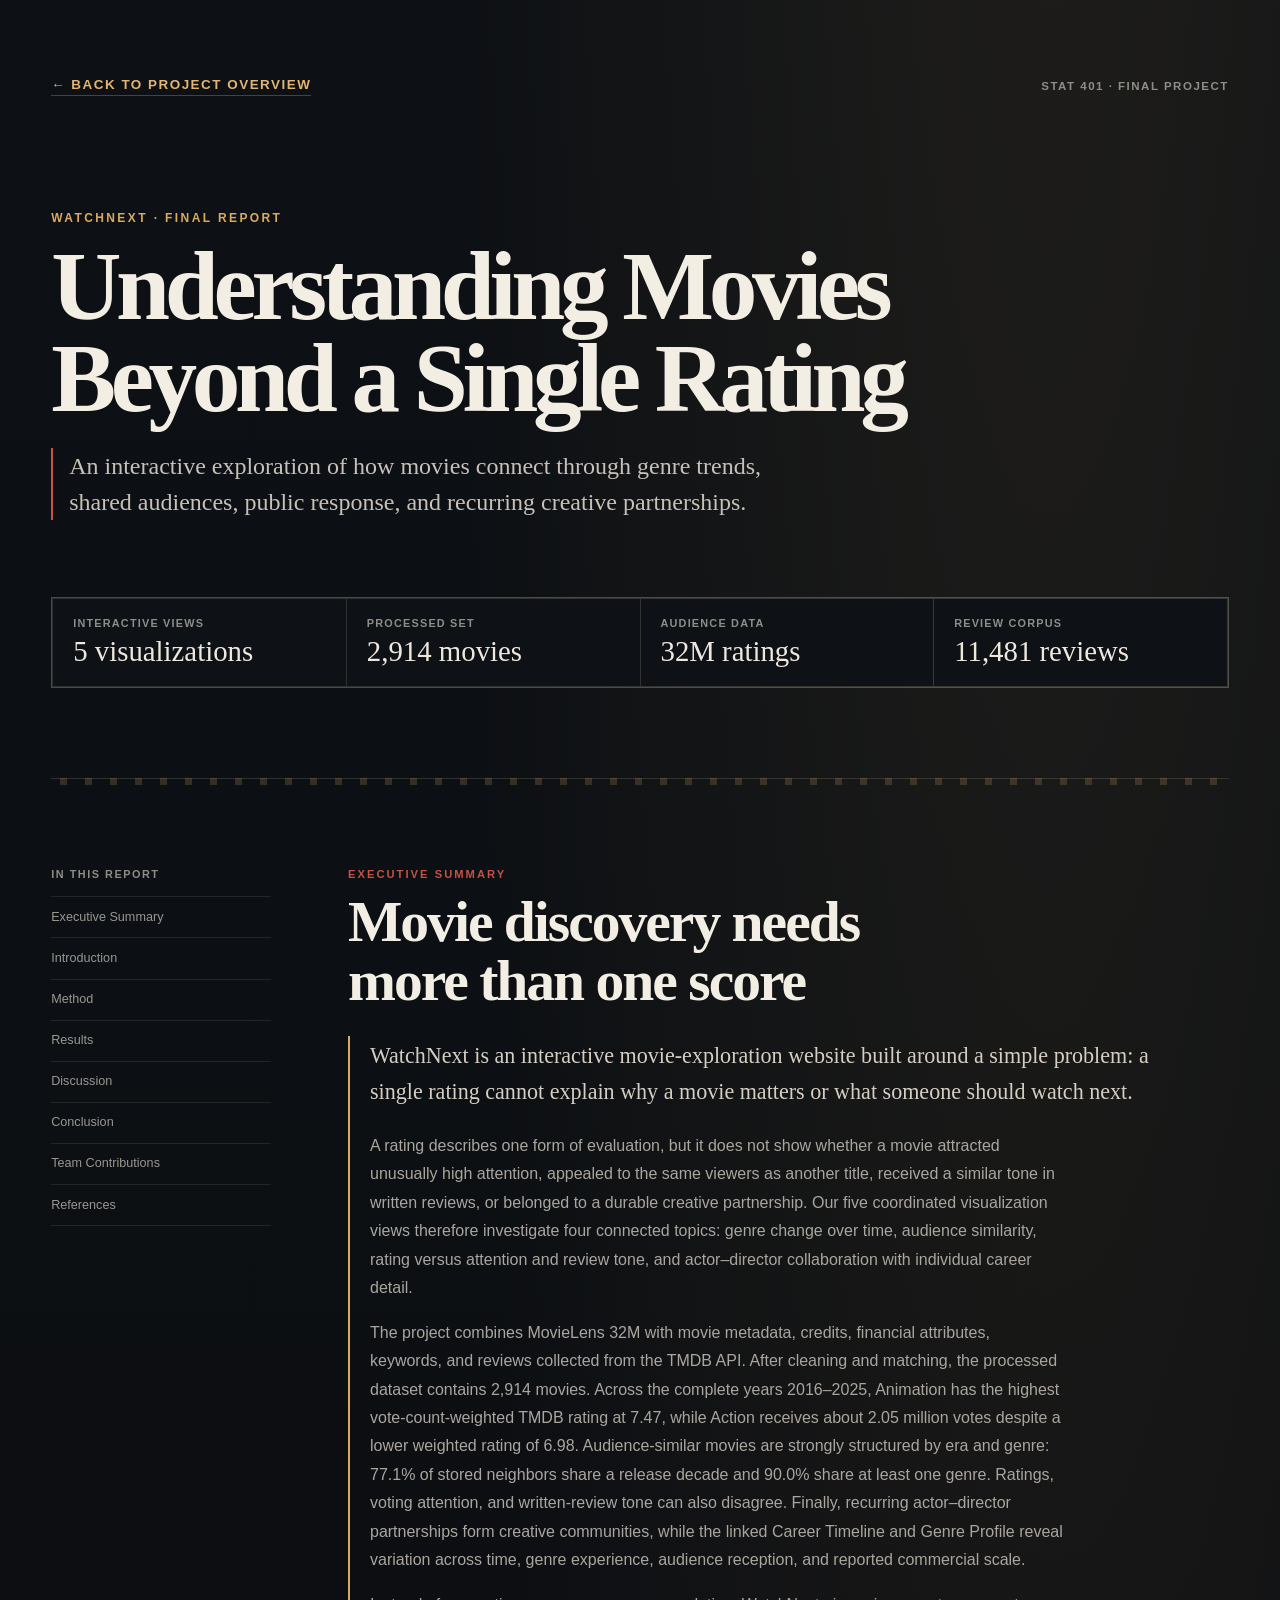
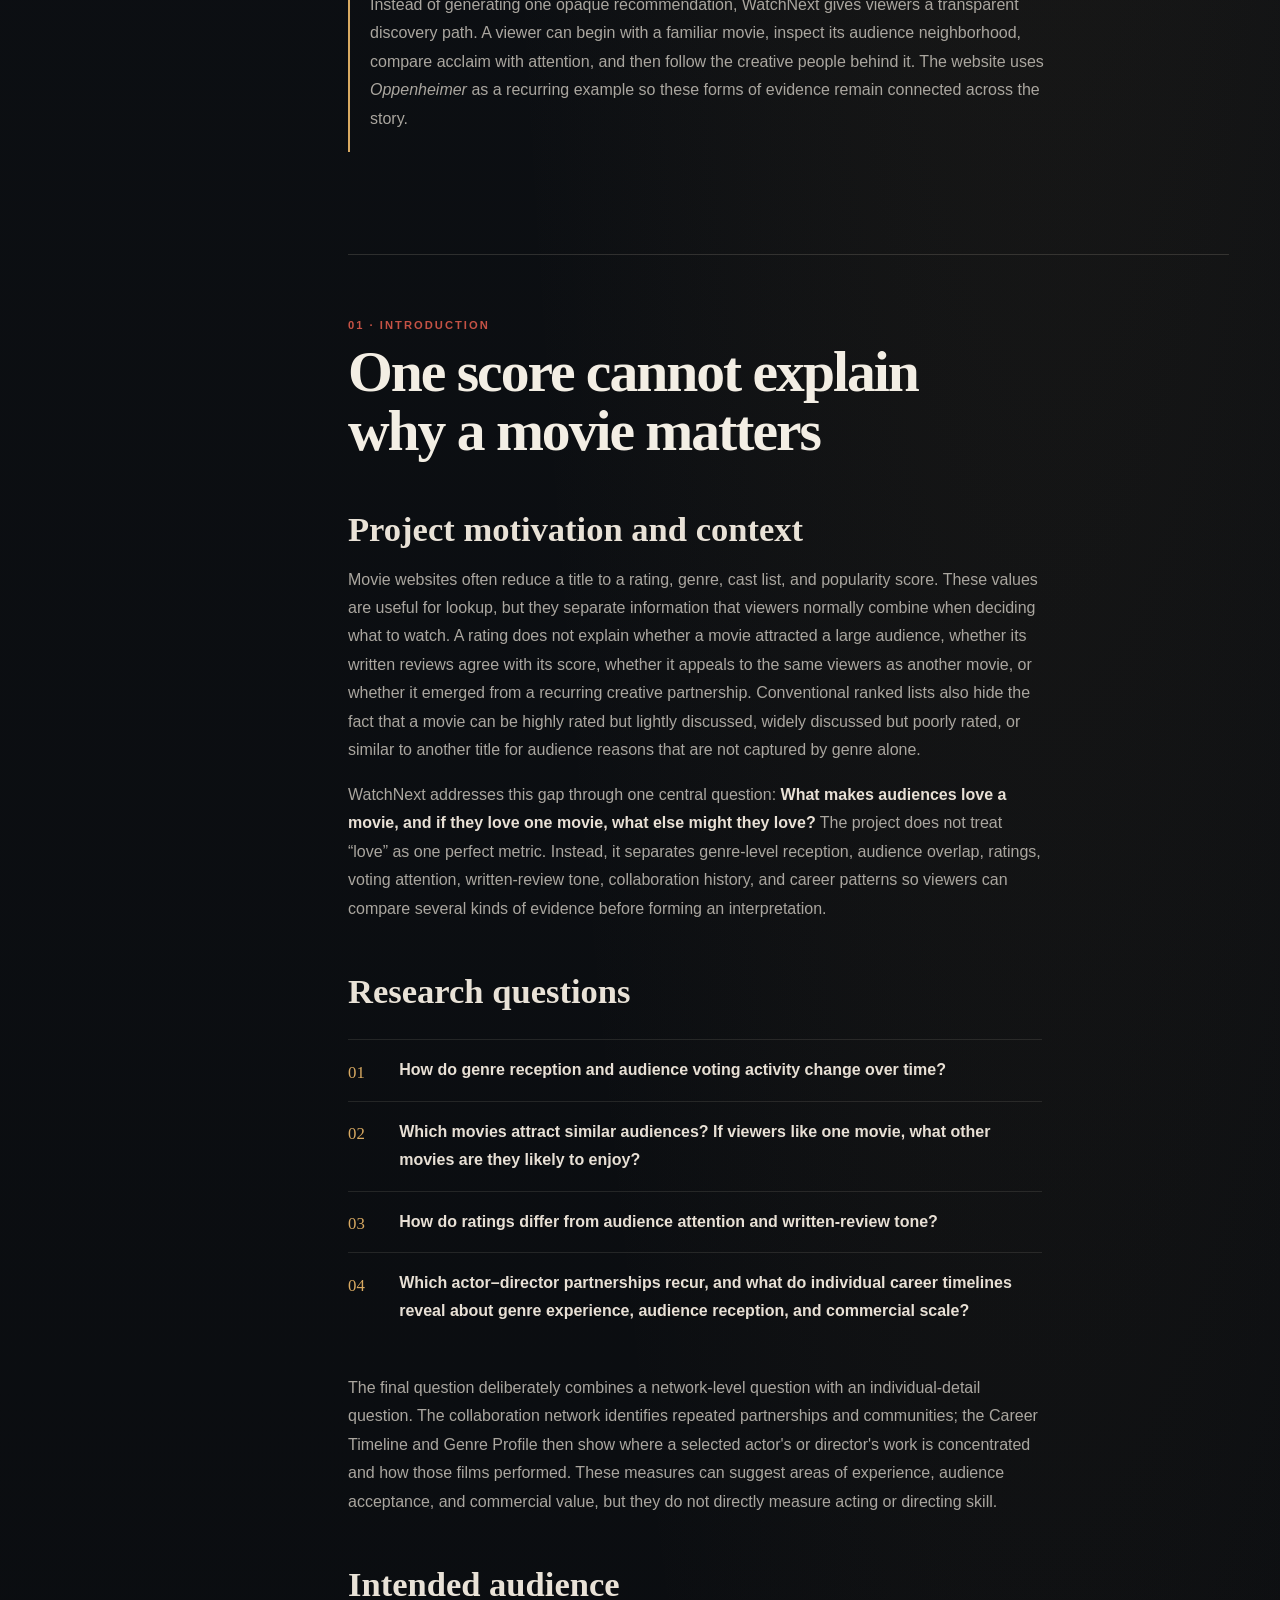
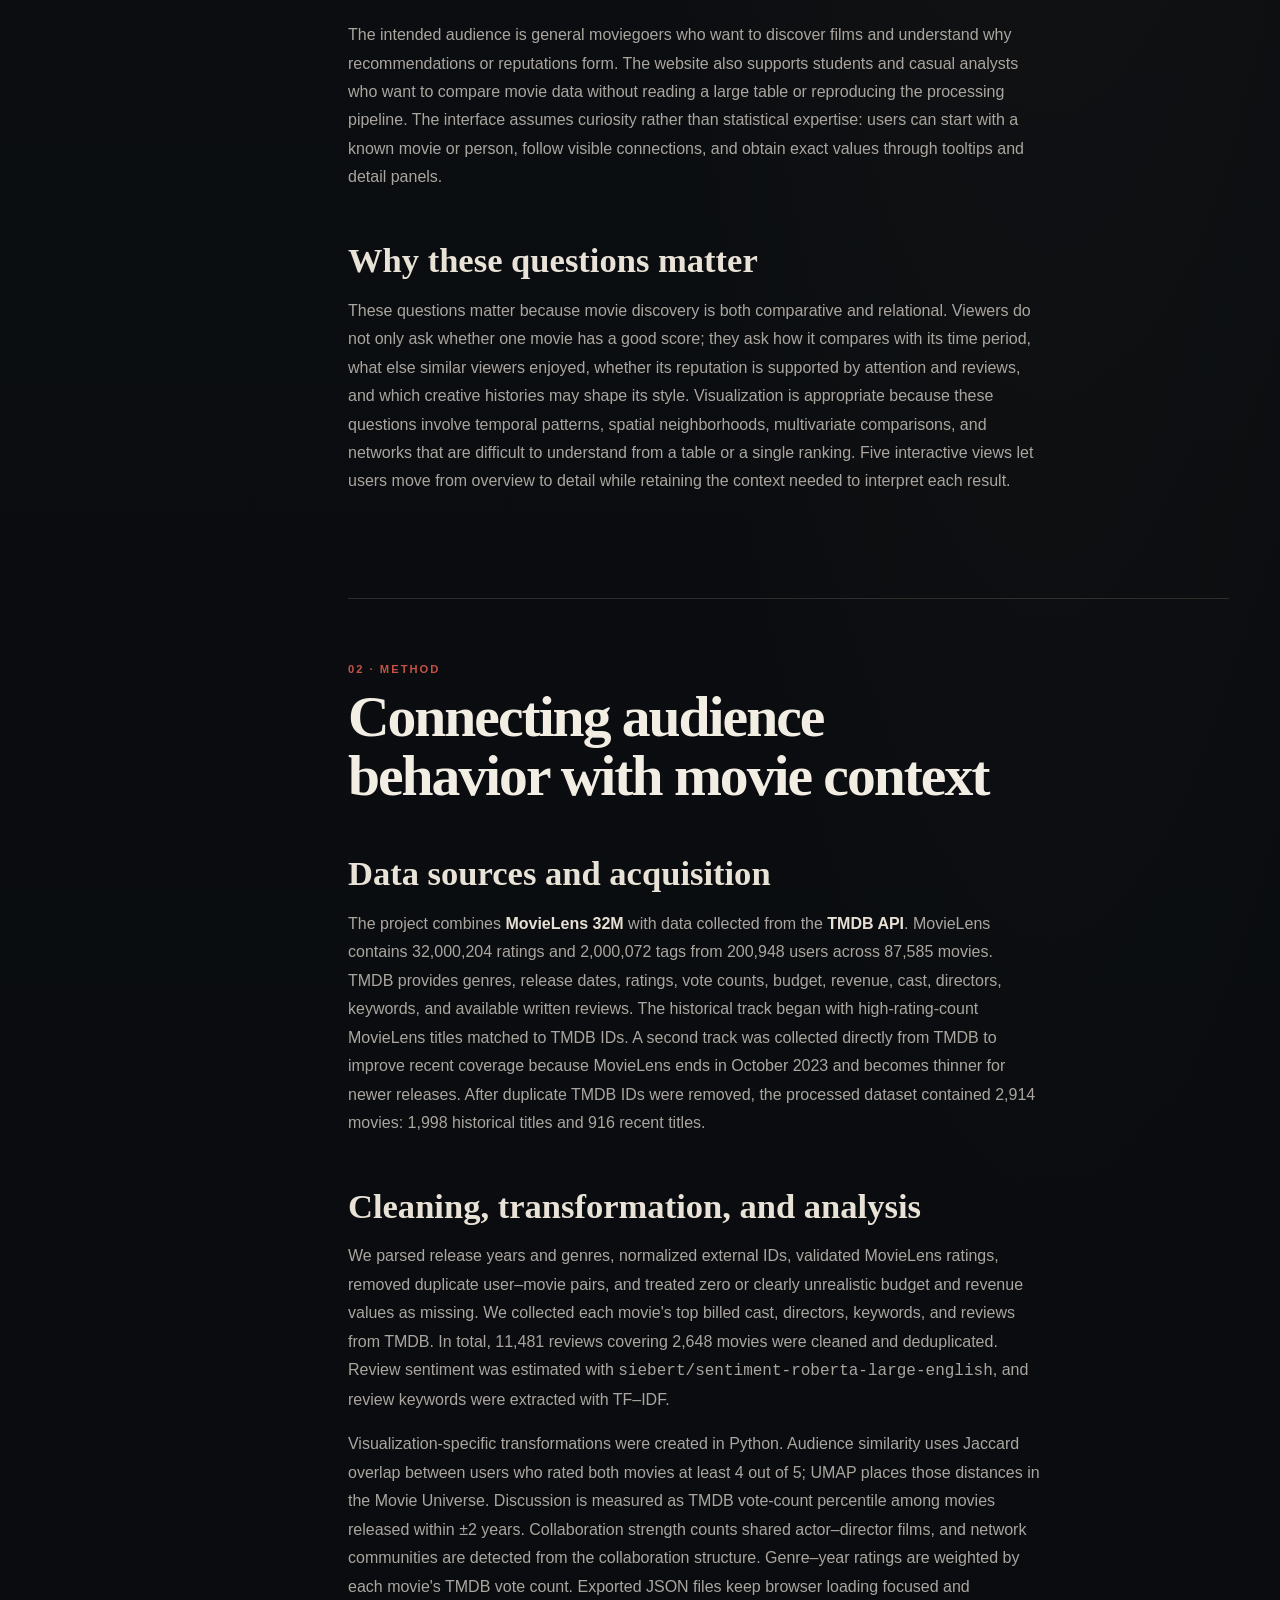
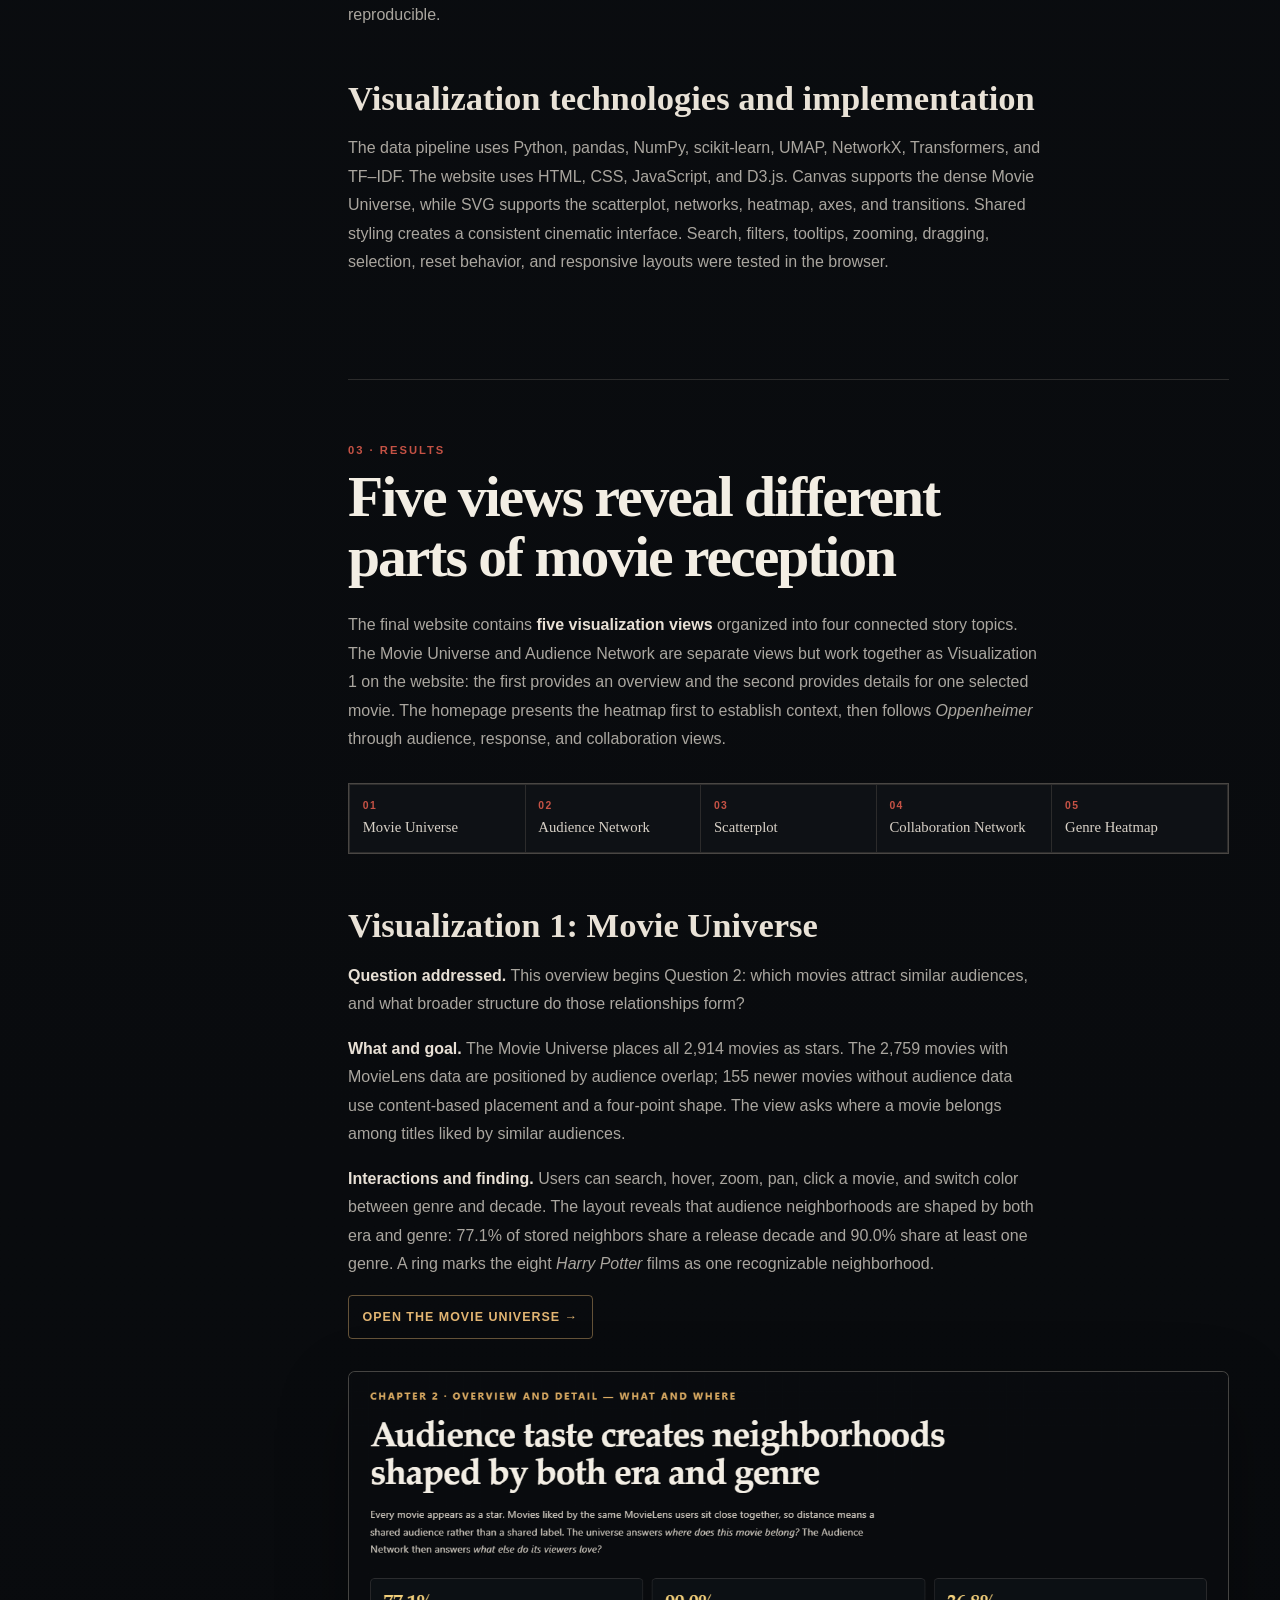
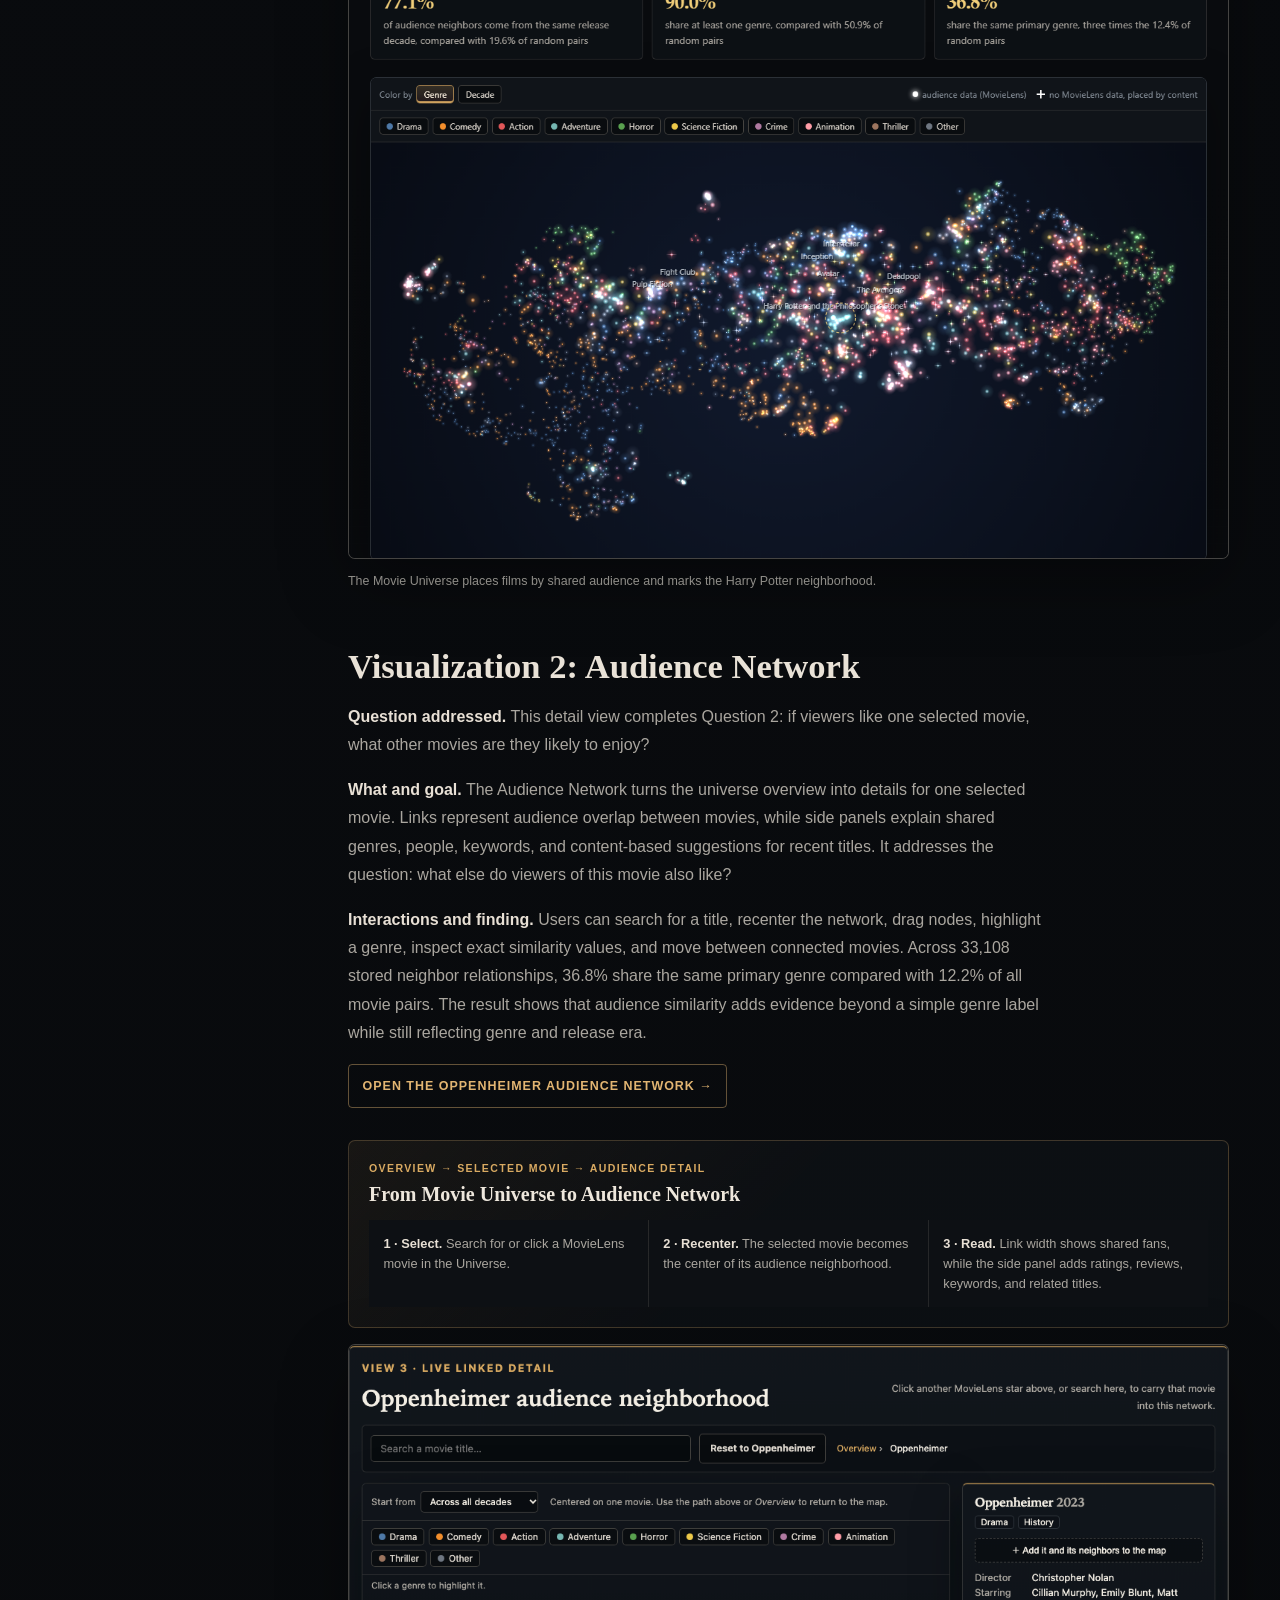
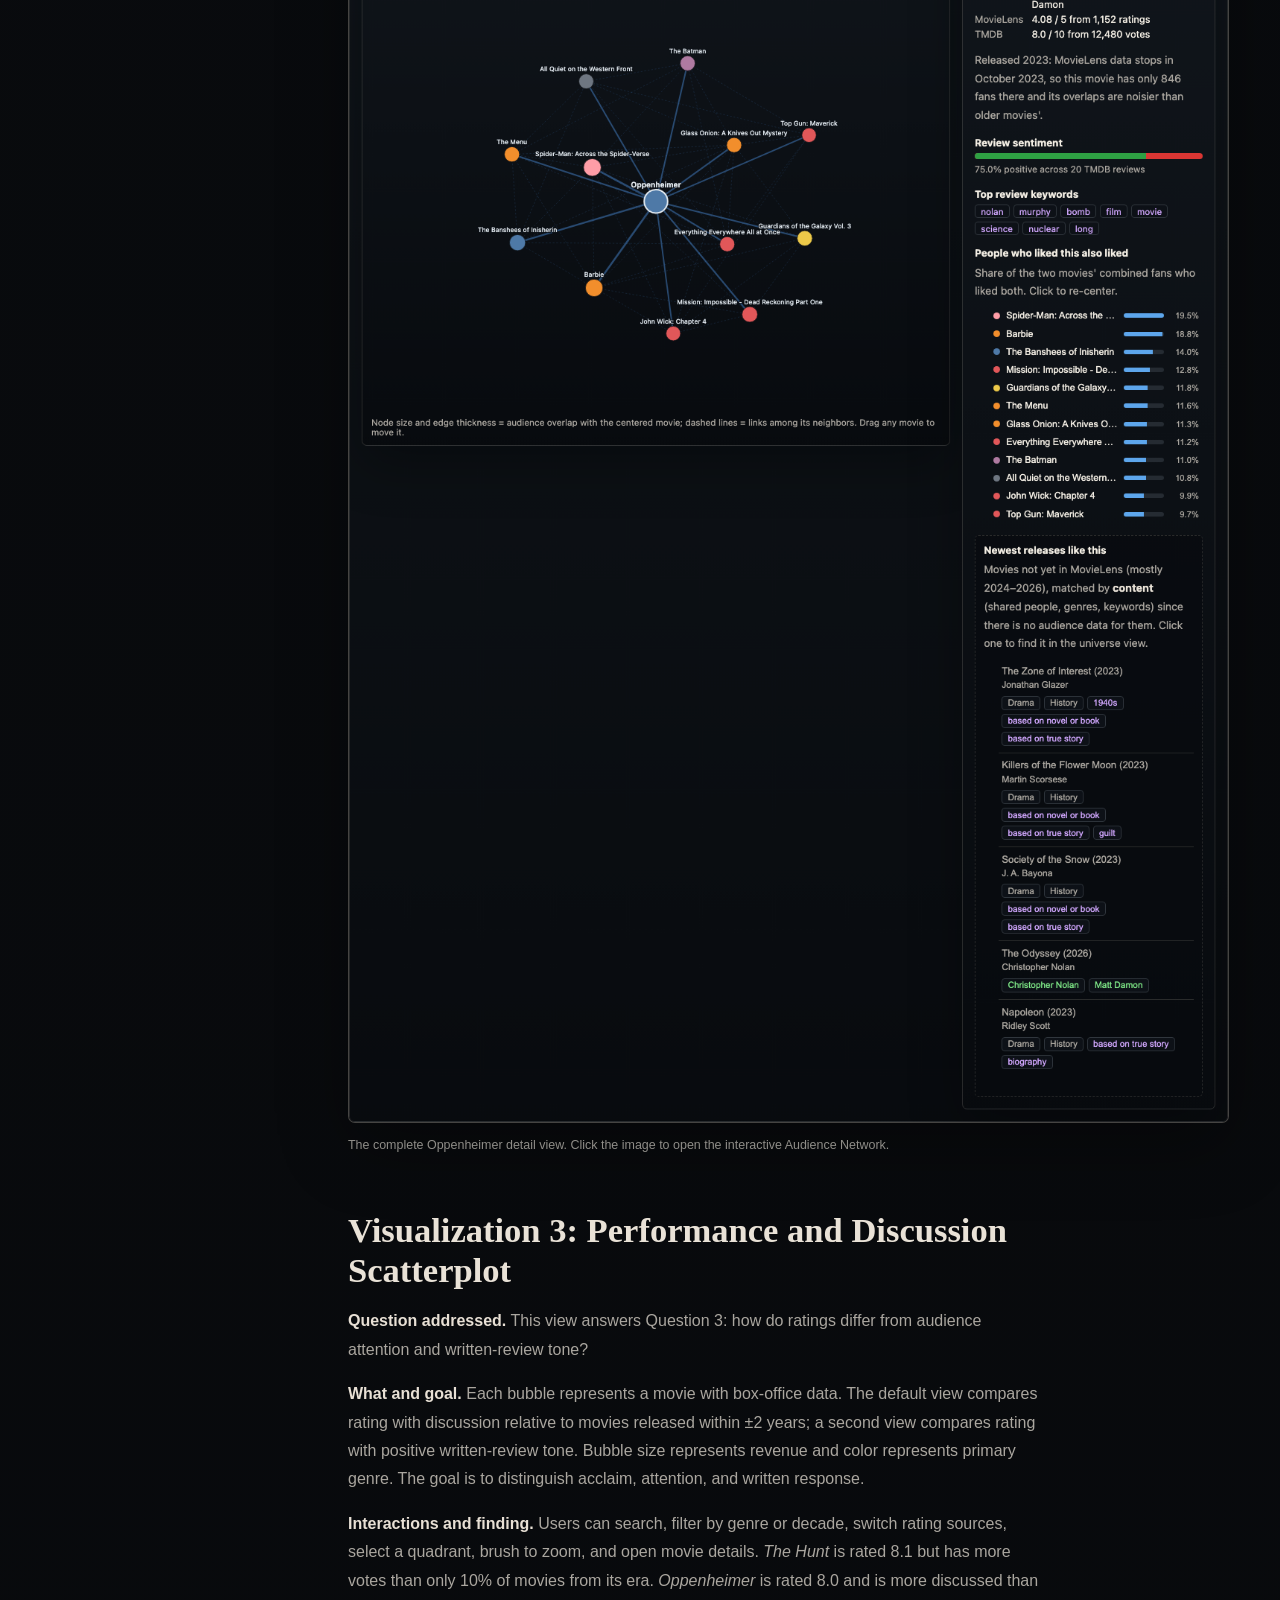
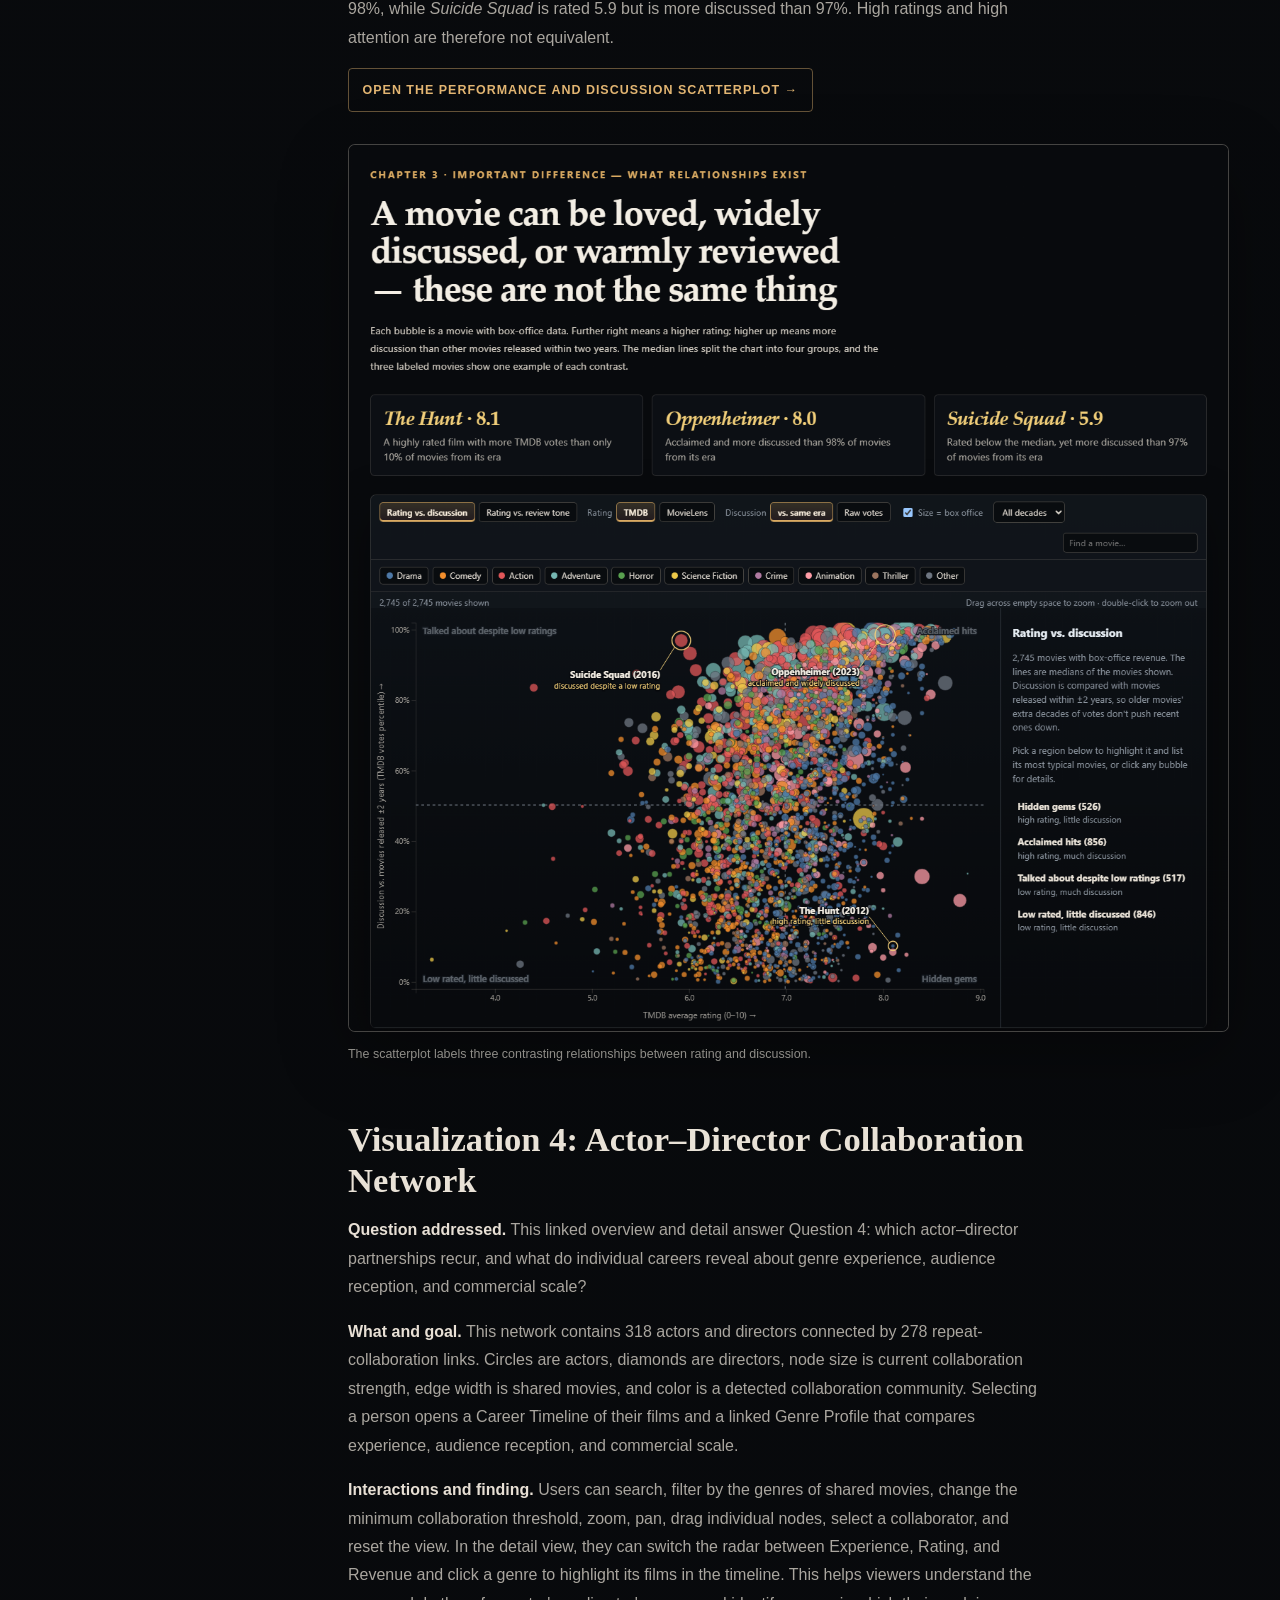
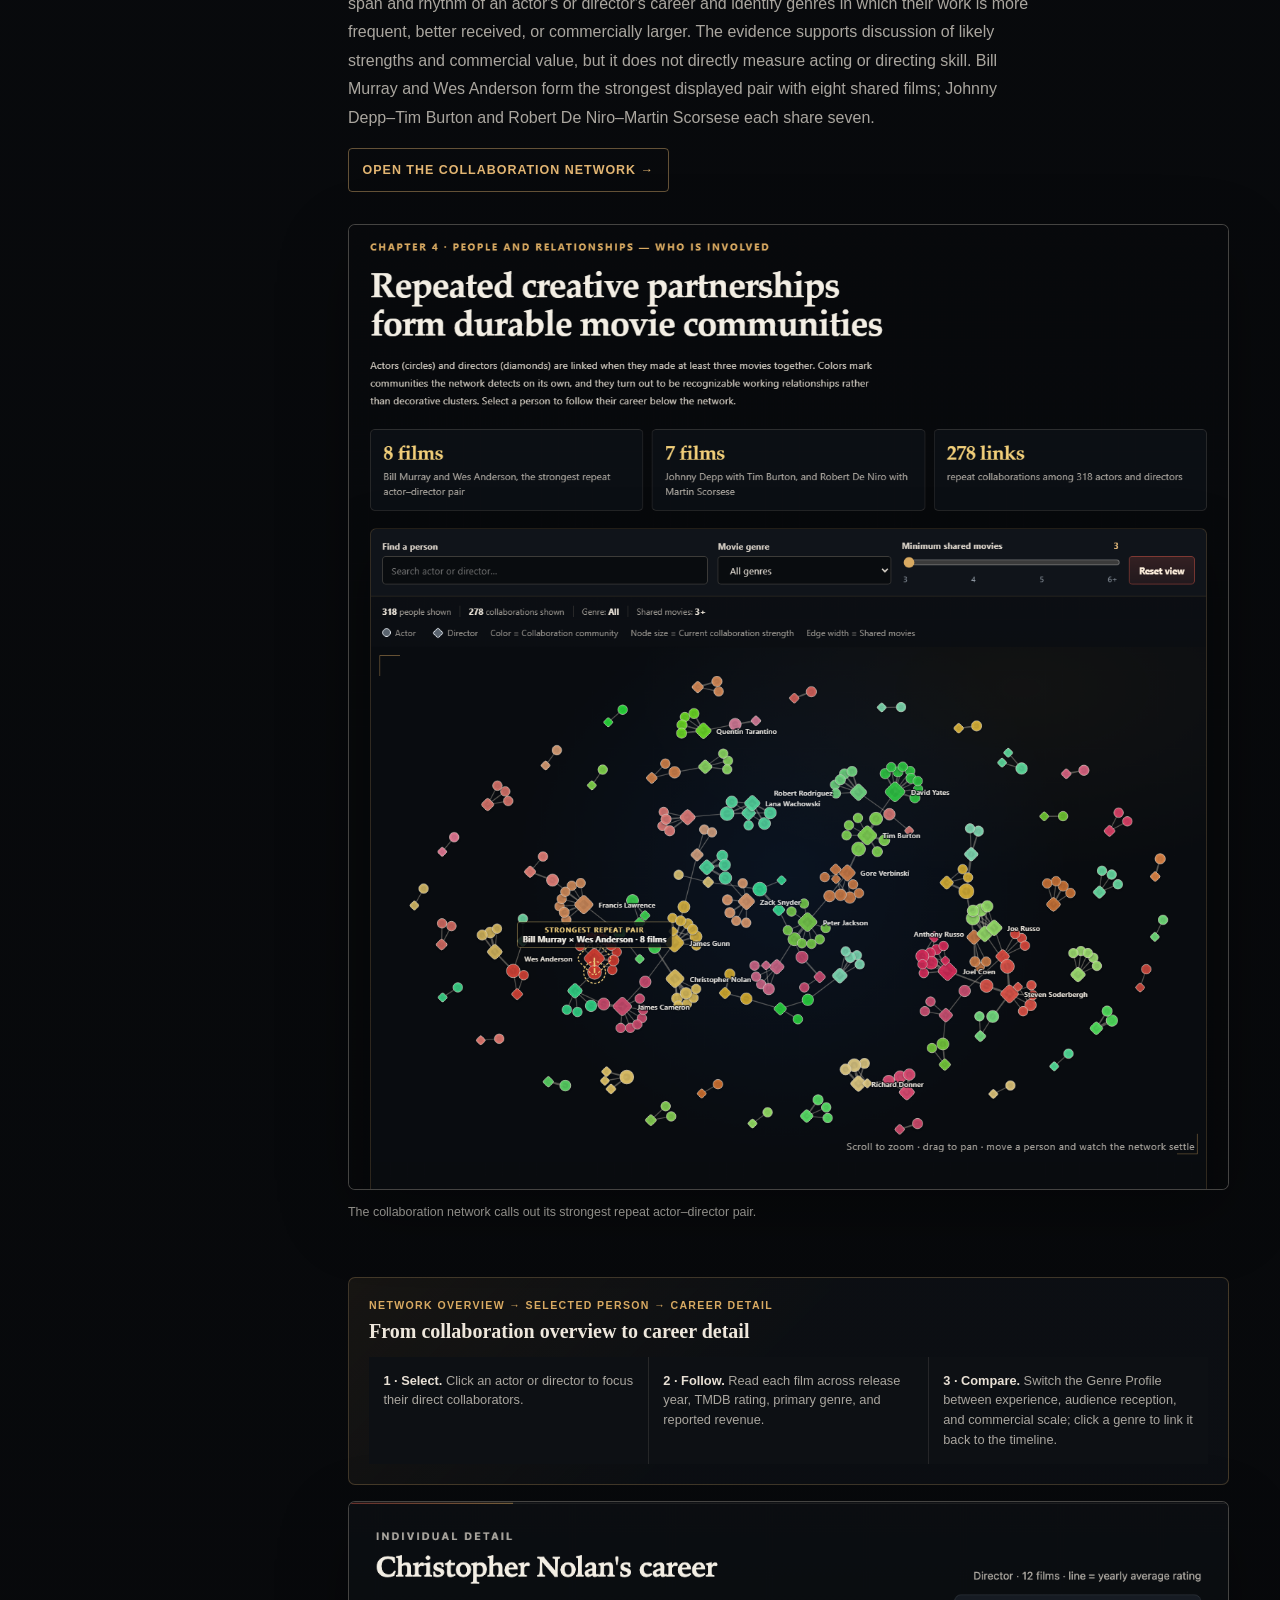
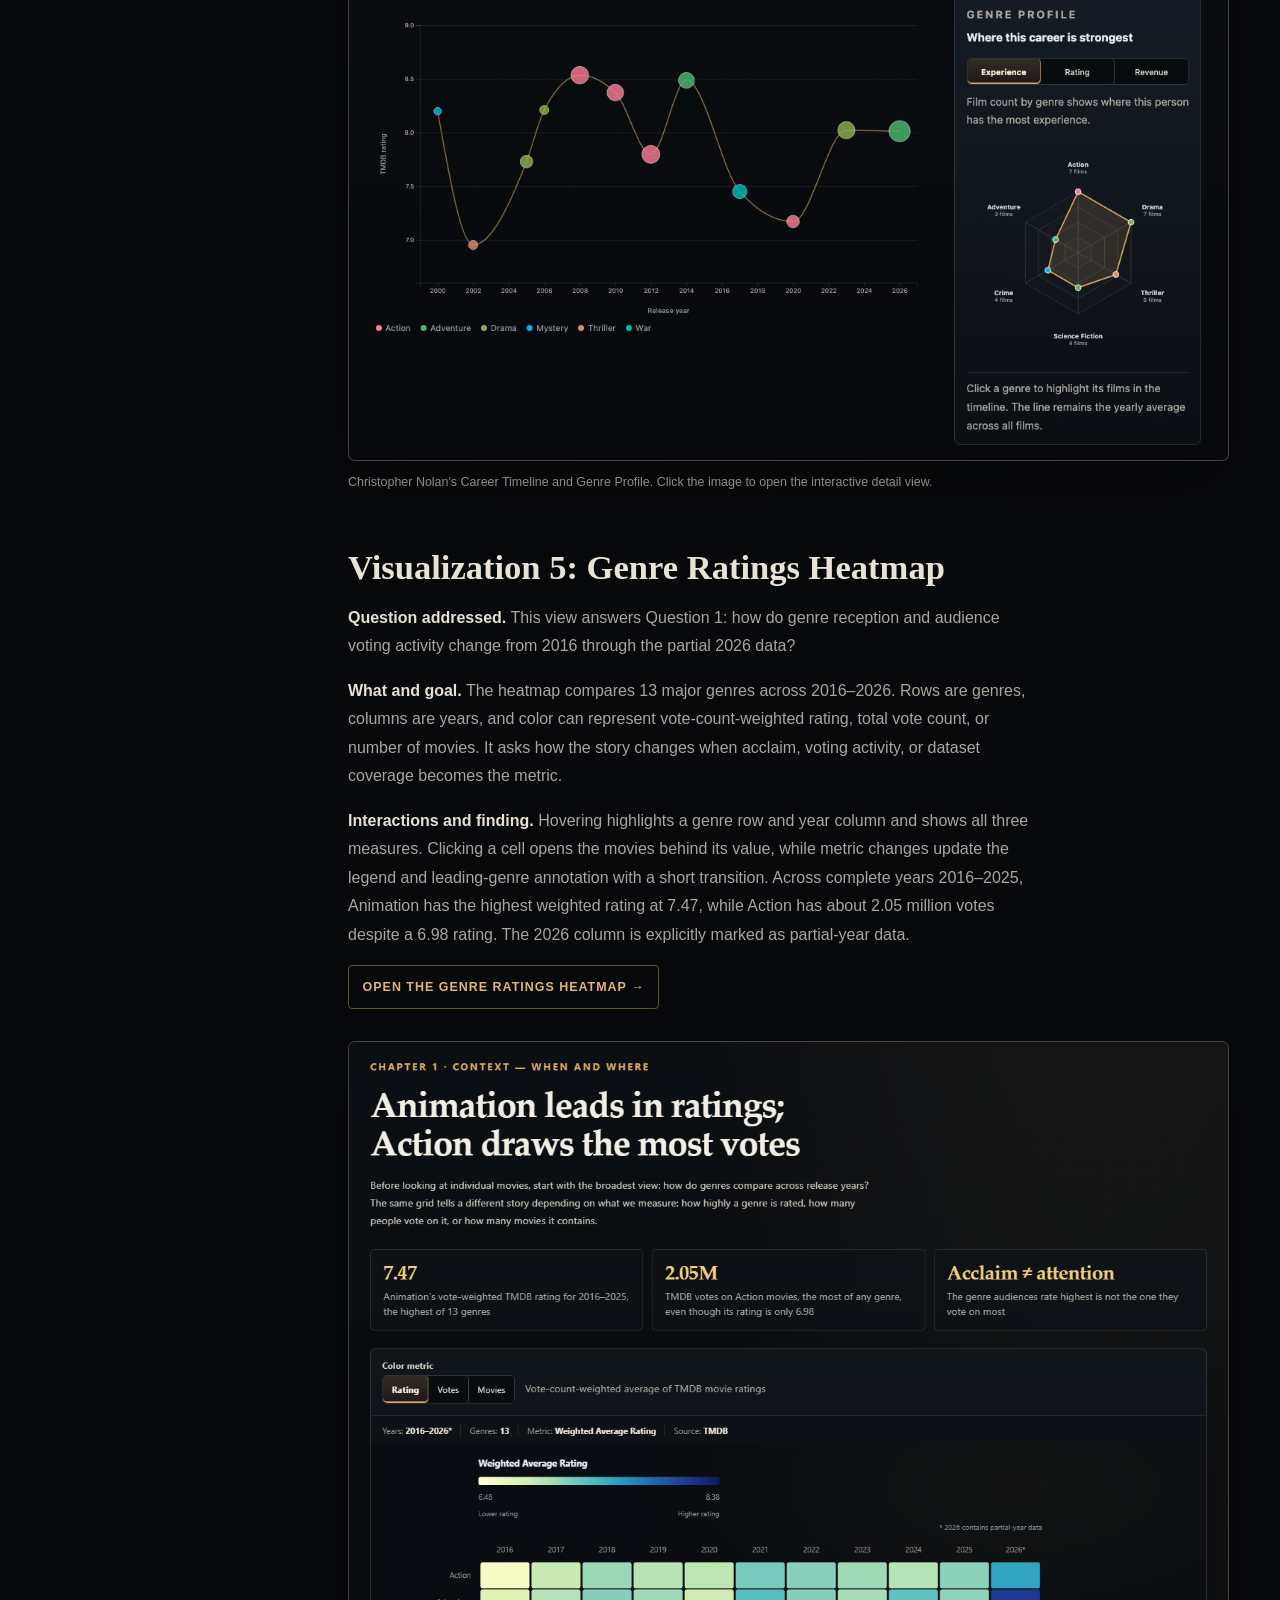
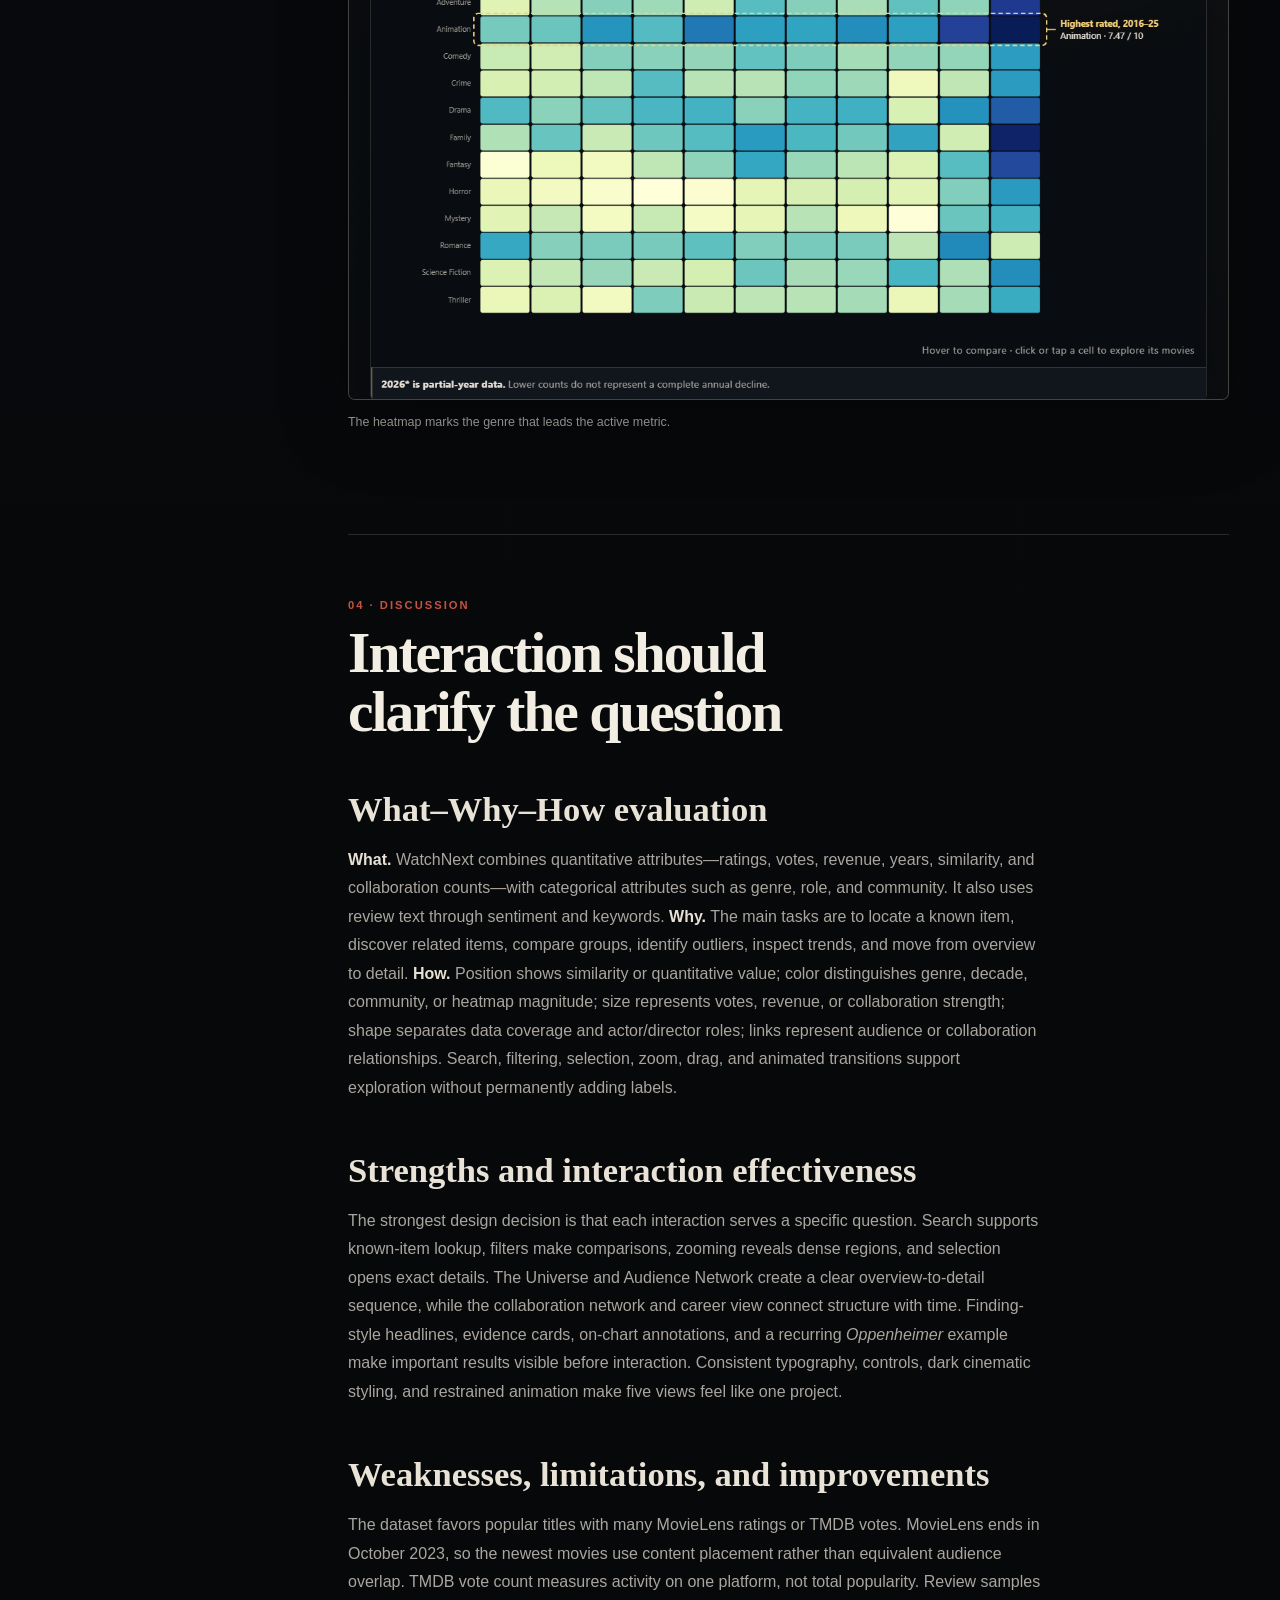
<file: docs/report.html>
<!DOCTYPE html>
<html lang="en">

<head>
  <meta charset="UTF-8" />
  <meta name="viewport" content="width=device-width, initial-scale=1.0" />
  <meta name="description" content="The final project report for WatchNext, an interactive exploration of movies, audiences, genres, and filmmaker collaborations." />
  <title>WatchNext — Final Report</title>
  <link rel="stylesheet" href="css/style.css?v=20261017a" />
  <link rel="stylesheet" href="css/cinematic.css?v=20261017a" />
  <link rel="stylesheet" href="css/report.css?v=20261018b" />
</head>

<body class="report-body">
  <a class="report-skip-link" href="#report-content">Skip to report</a>

  <header class="report-hero">
    <nav class="report-topbar" aria-label="Report navigation">
      <a class="back-link" href="index.html">← Back to Project Overview</a>
      <span>STAT 401 · Final Project</span>
    </nav>

    <p class="report-eyebrow">WatchNext · Final Report</p>
    <h1 class="report-title">Understanding Movies Beyond a Single Rating</h1>
    <p class="report-deck">
      An interactive exploration of how movies connect through genre trends, shared audiences,
      public response, and recurring creative partnerships.
    </p>

    <dl class="report-stats" aria-label="Project at a glance">
      <div class="report-stat"><dt>Interactive views</dt><dd>5 visualizations</dd></div>
      <div class="report-stat"><dt>Processed set</dt><dd>2,914 movies</dd></div>
      <div class="report-stat"><dt>Audience data</dt><dd>32M ratings</dd></div>
      <div class="report-stat"><dt>Review corpus</dt><dd>11,481 reviews</dd></div>
    </dl>
  </header>

  <main id="report-content" class="report-layout">
    <aside class="report-toc" aria-label="Report contents">
      <p class="report-toc-title">In this report</p>
      <ol>
        <li><a href="#executive-summary">Executive Summary</a></li>
        <li><a href="#introduction">Introduction</a></li>
        <li><a href="#method">Method</a></li>
        <li><a href="#results">Results</a></li>
        <li><a href="#discussion">Discussion</a></li>
        <li><a href="#conclusion">Conclusion</a></li>
        <li><a href="#contributions">Team Contributions</a></li>
        <li><a href="#references">References</a></li>
      </ol>
    </aside>

    <article class="report-article">
      <section id="executive-summary" class="report-section">
        <span class="report-section-number">Executive Summary</span>
        <h2>Movie discovery needs more than one score</h2>
        <div class="report-summary">
          <p>WatchNext is an interactive movie-exploration website built around a simple problem: a single rating cannot explain why a movie matters or what someone should watch next.</p>
          <p>A rating describes one form of evaluation, but it does not show whether a movie attracted unusually high attention, appealed to the same viewers as another title, received a similar tone in written reviews, or belonged to a durable creative partnership. Our five coordinated visualization views therefore investigate four connected topics: genre change over time, audience similarity, rating versus attention and review tone, and actor–director collaboration with individual career detail.</p>
          <p>The project combines MovieLens 32M with movie metadata, credits, financial attributes, keywords, and reviews collected from the TMDB API. After cleaning and matching, the processed dataset contains 2,914 movies. Across the complete years 2016–2025, Animation has the highest vote-count-weighted TMDB rating at 7.47, while Action receives about 2.05 million votes despite a lower weighted rating of 6.98. Audience-similar movies are strongly structured by era and genre: 77.1% of stored neighbors share a release decade and 90.0% share at least one genre. Ratings, voting attention, and written-review tone can also disagree. Finally, recurring actor–director partnerships form creative communities, while the linked Career Timeline and Genre Profile reveal variation across time, genre experience, audience reception, and reported commercial scale.</p>
          <p>Instead of generating one opaque recommendation, WatchNext gives viewers a transparent discovery path. A viewer can begin with a familiar movie, inspect its audience neighborhood, compare acclaim with attention, and then follow the creative people behind it. The website uses <em>Oppenheimer</em> as a recurring example so these forms of evidence remain connected across the story.</p>
        </div>
      </section>

      <section id="introduction" class="report-section">
        <span class="report-section-number">01 · Introduction</span>
        <h2>One score cannot explain why a movie matters</h2>

        <h3>Project motivation and context</h3>
        <p>Movie websites often reduce a title to a rating, genre, cast list, and popularity score. These values are useful for lookup, but they separate information that viewers normally combine when deciding what to watch. A rating does not explain whether a movie attracted a large audience, whether its written reviews agree with its score, whether it appeals to the same viewers as another movie, or whether it emerged from a recurring creative partnership. Conventional ranked lists also hide the fact that a movie can be highly rated but lightly discussed, widely discussed but poorly rated, or similar to another title for audience reasons that are not captured by genre alone.</p>
        <p>WatchNext addresses this gap through one central question: <strong>What makes audiences love a movie, and if they love one movie, what else might they love?</strong> The project does not treat “love” as one perfect metric. Instead, it separates genre-level reception, audience overlap, ratings, voting attention, written-review tone, collaboration history, and career patterns so viewers can compare several kinds of evidence before forming an interpretation.</p>

        <h3>Research questions</h3>
        <ol class="report-question-list">
          <li><strong>How do genre reception and audience voting activity change over time?</strong></li>
          <li><strong>Which movies attract similar audiences? If viewers like one movie, what other movies are they likely to enjoy?</strong></li>
          <li><strong>How do ratings differ from audience attention and written-review tone?</strong></li>
          <li><strong>Which actor–director partnerships recur, and what do individual career timelines reveal about genre experience, audience reception, and commercial scale?</strong></li>
        </ol>
        <p>The final question deliberately combines a network-level question with an individual-detail question. The collaboration network identifies repeated partnerships and communities; the Career Timeline and Genre Profile then show where a selected actor's or director's work is concentrated and how those films performed. These measures can suggest areas of experience, audience acceptance, and commercial value, but they do not directly measure acting or directing skill.</p>

        <h3>Intended audience</h3>
        <p>The intended audience is general moviegoers who want to discover films and understand why recommendations or reputations form. The website also supports students and casual analysts who want to compare movie data without reading a large table or reproducing the processing pipeline. The interface assumes curiosity rather than statistical expertise: users can start with a known movie or person, follow visible connections, and obtain exact values through tooltips and detail panels.</p>

        <h3>Why these questions matter</h3>
        <p>These questions matter because movie discovery is both comparative and relational. Viewers do not only ask whether one movie has a good score; they ask how it compares with its time period, what else similar viewers enjoyed, whether its reputation is supported by attention and reviews, and which creative histories may shape its style. Visualization is appropriate because these questions involve temporal patterns, spatial neighborhoods, multivariate comparisons, and networks that are difficult to understand from a table or a single ranking. Five interactive views let users move from overview to detail while retaining the context needed to interpret each result.</p>
      </section>

      <section id="method" class="report-section">
        <span class="report-section-number">02 · Method</span>
        <h2>Connecting audience behavior with movie context</h2>

        <h3>Data sources and acquisition</h3>
        <p>The project combines <strong>MovieLens 32M</strong> with data collected from the <strong>TMDB API</strong>. MovieLens contains 32,000,204 ratings and 2,000,072 tags from 200,948 users across 87,585 movies. TMDB provides genres, release dates, ratings, vote counts, budget, revenue, cast, directors, keywords, and available written reviews. The historical track began with high-rating-count MovieLens titles matched to TMDB IDs. A second track was collected directly from TMDB to improve recent coverage because MovieLens ends in October 2023 and becomes thinner for newer releases. After duplicate TMDB IDs were removed, the processed dataset contained 2,914 movies: 1,998 historical titles and 916 recent titles.</p>

        <h3>Cleaning, transformation, and analysis</h3>
        <p>We parsed release years and genres, normalized external IDs, validated MovieLens ratings, removed duplicate user–movie pairs, and treated zero or clearly unrealistic budget and revenue values as missing. We collected each movie's top billed cast, directors, keywords, and reviews from TMDB. In total, 11,481 reviews covering 2,648 movies were cleaned and deduplicated. Review sentiment was estimated with <code>siebert/sentiment-roberta-large-english</code>, and review keywords were extracted with TF–IDF.</p>
        <p>Visualization-specific transformations were created in Python. Audience similarity uses Jaccard overlap between users who rated both movies at least 4 out of 5; UMAP places those distances in the Movie Universe. Discussion is measured as TMDB vote-count percentile among movies released within ±2 years. Collaboration strength counts shared actor–director films, and network communities are detected from the collaboration structure. Genre–year ratings are weighted by each movie's TMDB vote count. Exported JSON files keep browser loading focused and reproducible.</p>

        <h3>Visualization technologies and implementation</h3>
        <p>The data pipeline uses Python, pandas, NumPy, scikit-learn, UMAP, NetworkX, Transformers, and TF–IDF. The website uses HTML, CSS, JavaScript, and D3.js. Canvas supports the dense Movie Universe, while SVG supports the scatterplot, networks, heatmap, axes, and transitions. Shared styling creates a consistent cinematic interface. Search, filters, tooltips, zooming, dragging, selection, reset behavior, and responsive layouts were tested in the browser.</p>
      </section>

      <section id="results" class="report-section">
        <span class="report-section-number">03 · Results</span>
        <h2>Five views reveal different parts of movie reception</h2>
        <p>The final website contains <strong>five visualization views</strong> organized into four connected story topics. The Movie Universe and Audience Network are separate views but work together as Visualization 1 on the website: the first provides an overview and the second provides details for one selected movie. The homepage presents the heatmap first to establish context, then follows <em>Oppenheimer</em> through audience, response, and collaboration views.</p>

        <nav class="report-view-links" aria-label="Jump to a visualization result">
          <a href="#movie-universe"><span>01</span>Movie Universe</a>
          <a href="#audience-network"><span>02</span>Audience Network</a>
          <a href="#scatterplot"><span>03</span>Scatterplot</a>
          <a href="#collaboration-network"><span>04</span>Collaboration Network</a>
          <a href="#genre-heatmap"><span>05</span>Genre Heatmap</a>
        </nav>

        <div id="movie-universe" class="report-view">
          <h3>Visualization 1: Movie Universe</h3>
          <p><strong>Question addressed.</strong> This overview begins Question 2: which movies attract similar audiences, and what broader structure do those relationships form?</p>
          <p><strong>What and goal.</strong> The Movie Universe places all 2,914 movies as stars. The 2,759 movies with MovieLens data are positioned by audience overlap; 155 newer movies without audience data use content-based placement and a four-point shape. The view asks where a movie belongs among titles liked by similar audiences.</p>
          <p><strong>Interactions and finding.</strong> Users can search, hover, zoom, pan, click a movie, and switch color between genre and decade. The layout reveals that audience neighborhoods are shaped by both era and genre: 77.1% of stored neighbors share a release decade and 90.0% share at least one genre. A ring marks the eight <em>Harry Potter</em> films as one recognizable neighborhood.</p>
          <p><a class="report-viz-link" href="viz1.html">Open the Movie Universe →</a></p>
          <figure class="report-figure">
            <img src="report-assets/viz1.png" alt="The Movie Universe placing films by shared audience and marking the Harry Potter neighborhood" width="1240" height="1110" loading="lazy" />
            <figcaption>The Movie Universe places films by shared audience and marks the Harry Potter neighborhood.</figcaption>
          </figure>
        </div>

        <div id="audience-network" class="report-view">
          <h3>Visualization 2: Audience Network</h3>
          <p><strong>Question addressed.</strong> This detail view completes Question 2: if viewers like one selected movie, what other movies are they likely to enjoy?</p>
          <p><strong>What and goal.</strong> The Audience Network turns the universe overview into details for one selected movie. Links represent audience overlap between movies, while side panels explain shared genres, people, keywords, and content-based suggestions for recent titles. It addresses the question: what else do viewers of this movie also like?</p>
          <p><strong>Interactions and finding.</strong> Users can search for a title, recenter the network, drag nodes, highlight a genre, inspect exact similarity values, and move between connected movies. Across 33,108 stored neighbor relationships, 36.8% share the same primary genre compared with 12.2% of all movie pairs. The result shows that audience similarity adds evidence beyond a simple genre label while still reflecting genre and release era.</p>
          <p><a class="report-viz-link" href="viz1.html#movie=287699">Open the Oppenheimer Audience Network →</a></p>
          <section class="report-detail-flow" aria-labelledby="audience-detail-flow-title">
            <p class="report-detail-kicker">Overview → selected movie → audience detail</p>
            <h4 id="audience-detail-flow-title">From Movie Universe to Audience Network</h4>
            <div class="report-detail-steps">
              <p><strong>1 · Select.</strong> Search for or click a MovieLens movie in the Universe.</p>
              <p><strong>2 · Recenter.</strong> The selected movie becomes the center of its audience neighborhood.</p>
              <p><strong>3 · Read.</strong> Link width shows shared fans, while the side panel adds ratings, reviews, keywords, and related titles.</p>
            </div>
          </section>
          <a class="report-detail-link" href="viz1.html#movie=287699" aria-label="Open the complete interactive Audience Network">
            <figure class="report-figure report-detail-figure">
              <img src="report-assets/audience-network.png" alt="Complete Oppenheimer Audience Network with controls, audience links, movie details, review sentiment, keywords, and related titles" width="1600" height="1050" loading="lazy" />
              <figcaption>The complete Oppenheimer detail view. Click the image to open the interactive Audience Network.</figcaption>
            </figure>
          </a>
        </div>

        <div id="scatterplot" class="report-view">
          <h3>Visualization 3: Performance and Discussion Scatterplot</h3>
          <p><strong>Question addressed.</strong> This view answers Question 3: how do ratings differ from audience attention and written-review tone?</p>
          <p><strong>What and goal.</strong> Each bubble represents a movie with box-office data. The default view compares rating with discussion relative to movies released within ±2 years; a second view compares rating with positive written-review tone. Bubble size represents revenue and color represents primary genre. The goal is to distinguish acclaim, attention, and written response.</p>
          <p><strong>Interactions and finding.</strong> Users can search, filter by genre or decade, switch rating sources, select a quadrant, brush to zoom, and open movie details. <em>The Hunt</em> is rated 8.1 but has more votes than only 10% of movies from its era. <em>Oppenheimer</em> is rated 8.0 and is more discussed than 98%, while <em>Suicide Squad</em> is rated 5.9 but is more discussed than 97%. High ratings and high attention are therefore not equivalent.</p>
          <p><a class="report-viz-link" href="viz2.html">Open the Performance and Discussion Scatterplot →</a></p>
          <figure class="report-figure">
            <img src="report-assets/viz2.png" alt="The scatterplot labeling three contrasting relationships between rating and discussion" width="1240" height="1250" loading="lazy" />
            <figcaption>The scatterplot labels three contrasting relationships between rating and discussion.</figcaption>
          </figure>
        </div>

        <div id="collaboration-network" class="report-view">
          <h3>Visualization 4: Actor–Director Collaboration Network</h3>
          <p><strong>Question addressed.</strong> This linked overview and detail answer Question 4: which actor–director partnerships recur, and what do individual careers reveal about genre experience, audience reception, and commercial scale?</p>
          <p><strong>What and goal.</strong> This network contains 318 actors and directors connected by 278 repeat-collaboration links. Circles are actors, diamonds are directors, node size is current collaboration strength, edge width is shared movies, and color is a detected collaboration community. Selecting a person opens a Career Timeline of their films and a linked Genre Profile that compares experience, audience reception, and commercial scale.</p>
          <p><strong>Interactions and finding.</strong> Users can search, filter by the genres of shared movies, change the minimum collaboration threshold, zoom, pan, drag individual nodes, select a collaborator, and reset the view. In the detail view, they can switch the radar between Experience, Rating, and Revenue and click a genre to highlight its films in the timeline. This helps viewers understand the span and rhythm of an actor's or director's career and identify genres in which their work is more frequent, better received, or commercially larger. The evidence supports discussion of likely strengths and commercial value, but it does not directly measure acting or directing skill. Bill Murray and Wes Anderson form the strongest displayed pair with eight shared films; Johnny Depp–Tim Burton and Robert De Niro–Martin Scorsese each share seven.</p>
          <p><a class="report-viz-link" href="viz3.html">Open the Collaboration Network →</a></p>
          <figure class="report-figure">
            <img src="report-assets/viz3.png" alt="The collaboration network calling out its strongest repeat actor-director pair" width="1240" height="1360" loading="lazy" />
            <figcaption>The collaboration network calls out its strongest repeat actor–director pair.</figcaption>
          </figure>
          <section class="report-detail-flow" aria-labelledby="career-detail-flow-title">
            <p class="report-detail-kicker">Network overview → selected person → career detail</p>
            <h4 id="career-detail-flow-title">From collaboration overview to career detail</h4>
            <div class="report-detail-steps">
              <p><strong>1 · Select.</strong> Click an actor or director to focus their direct collaborators.</p>
              <p><strong>2 · Follow.</strong> Read each film across release year, TMDB rating, primary genre, and reported revenue.</p>
              <p><strong>3 · Compare.</strong> Switch the Genre Profile between experience, audience reception, and commercial scale; click a genre to link it back to the timeline.</p>
            </div>
          </section>
          <a class="report-detail-link" href="viz3.html?person=director_525#career-panel" aria-label="Open the complete interactive Career Timeline and Genre Profile">
            <figure class="report-figure report-detail-figure">
              <img src="report-assets/career-genre-profile.png" alt="Complete Christopher Nolan Career Timeline and switchable Genre Profile showing experience, audience reception, and commercial scale" width="1600" height="900" loading="lazy" />
              <figcaption>Christopher Nolan's Career Timeline and Genre Profile. Click the image to open the interactive detail view.</figcaption>
            </figure>
          </a>
        </div>

        <div id="genre-heatmap" class="report-view">
          <h3>Visualization 5: Genre Ratings Heatmap</h3>
          <p><strong>Question addressed.</strong> This view answers Question 1: how do genre reception and audience voting activity change from 2016 through the partial 2026 data?</p>
          <p><strong>What and goal.</strong> The heatmap compares 13 major genres across 2016–2026. Rows are genres, columns are years, and color can represent vote-count-weighted rating, total vote count, or number of movies. It asks how the story changes when acclaim, voting activity, or dataset coverage becomes the metric.</p>
          <p><strong>Interactions and finding.</strong> Hovering highlights a genre row and year column and shows all three measures. Clicking a cell opens the movies behind its value, while metric changes update the legend and leading-genre annotation with a short transition. Across complete years 2016–2025, Animation has the highest weighted rating at 7.47, while Action has about 2.05 million votes despite a 6.98 rating. The 2026 column is explicitly marked as partial-year data.</p>
          <p><a class="report-viz-link" href="viz4.html">Open the Genre Ratings Heatmap →</a></p>
          <figure class="report-figure">
            <img src="report-assets/viz4.png" alt="The heatmap marking the genre that leads the active metric" width="1240" height="1350" loading="lazy" />
            <figcaption>The heatmap marks the genre that leads the active metric.</figcaption>
          </figure>
        </div>
      </section>

      <section id="discussion" class="report-section">
        <span class="report-section-number">04 · Discussion</span>
        <h2>Interaction should clarify the question</h2>

        <h3>What–Why–How evaluation</h3>
        <p><strong>What.</strong> WatchNext combines quantitative attributes—ratings, votes, revenue, years, similarity, and collaboration counts—with categorical attributes such as genre, role, and community. It also uses review text through sentiment and keywords. <strong>Why.</strong> The main tasks are to locate a known item, discover related items, compare groups, identify outliers, inspect trends, and move from overview to detail. <strong>How.</strong> Position shows similarity or quantitative value; color distinguishes genre, decade, community, or heatmap magnitude; size represents votes, revenue, or collaboration strength; shape separates data coverage and actor/director roles; links represent audience or collaboration relationships. Search, filtering, selection, zoom, drag, and animated transitions support exploration without permanently adding labels.</p>

        <h3>Strengths and interaction effectiveness</h3>
        <p>The strongest design decision is that each interaction serves a specific question. Search supports known-item lookup, filters make comparisons, zooming reveals dense regions, and selection opens exact details. The Universe and Audience Network create a clear overview-to-detail sequence, while the collaboration network and career view connect structure with time. Finding-style headlines, evidence cards, on-chart annotations, and a recurring <em>Oppenheimer</em> example make important results visible before interaction. Consistent typography, controls, dark cinematic styling, and restrained animation make five views feel like one project.</p>

        <h3>Weaknesses, limitations, and improvements</h3>
        <p>The dataset favors popular titles with many MovieLens ratings or TMDB votes. MovieLens ends in October 2023, so the newest movies use content placement rather than equivalent audience overlap. TMDB vote count measures activity on one platform, not total popularity. Review samples are small for many films, sentiment may misread dark subject matter, and missing revenue excludes many streaming-first releases from the scatterplot. The collaboration network also focuses only on people with at least five movies and pairs with at least three shared films.</p>
        <p>Dense views still require effort on small screens, and the five views do not share a persistent selection. The homepage guides users through <em>Oppenheimer</em>, but it does not automatically carry that selection between charts. Future work should add cross-view state, improve mobile detail panels, compare alternative similarity thresholds, and conduct a formal task-based user study. Current browser testing covers loading, search, filters, metric switching, selection consistency, reset, zoom, drag, tooltips, responsive layout, and console errors, but it does not replace evaluation with representative users.</p>
      </section>

      <section id="conclusion" class="report-section">
        <span class="report-section-number">05 · Conclusion</span>
        <h2>Movie reception is multidimensional</h2>

        <h3>Answer to Question 1: Genre reception changes differently from voting activity</h3>
        <p>Genre reception does change over time, but the leading genre depends on what “reception” means. Across the complete years 2016–2025, Animation has the highest vote-count-weighted TMDB rating at 7.47, whereas Action attracts about 2.05 million votes with a weighted rating of 6.98. Stronger average evaluation and greater audience voting activity are therefore not the same outcome. Switching to movie count also reveals how much of an apparent trend may reflect dataset coverage rather than audience preference. The partial 2026 column must be interpreted separately because it does not represent a complete year.</p>

        <h3>Answer to Question 2: Similar audiences create neighborhoods shaped by era and genre</h3>
        <p>Movies that attract similar audiences are not distributed randomly. Among 33,108 stored neighbor relationships, 77.1% connect movies from the same release decade and 90.0% share at least one genre. The Movie Universe makes this larger structure visible, while the Audience Network turns it into a practical next-movie path: beginning with one title, viewers can inspect the movies with the strongest shared-fan overlap and compare their genres, people, ratings, reviews, and keywords. The system does not claim that every neighbor is a guaranteed recommendation, but it provides transparent evidence for why another movie may be relevant.</p>

        <h3>Answer to Question 3: Rating, attention, and review tone describe different responses</h3>
        <p>The scatterplot shows that a high rating does not guarantee high attention, and high attention does not guarantee a high rating. <em>The Hunt</em> is rated 8.1 but has more votes than only 10% of movies released around the same time. <em>Oppenheimer</em> is rated 8.0 and is more discussed than 98% of its era, while <em>Suicide Squad</em> is rated 5.9 yet is more discussed than 97%. Switching to written-review tone adds another distinction: a numerical score and the language used in available reviews can disagree because they come from different samples and summarize different behaviors.</p>

        <h3>Answer to Question 4: Repeated partnerships form communities, while career detail adds context</h3>
        <p>The collaboration network identifies stable creative relationships rather than isolated credits. Bill Murray and Wes Anderson form the strongest displayed pair with eight shared movies; Johnny Depp–Tim Burton and Robert De Niro–Martin Scorsese each share seven. Community structure shows that repeated partnerships connect larger groups of actors and directors. Selecting one person then changes the question from “who works together?” to “how has this person's work developed?” The Career Timeline shows career span, release rhythm, ratings, primary genres, and reported revenue, while the Genre Profile compares experience, vote-count-weighted audience reception, and median reported commercial scale across frequent genres. These measures help viewers discuss likely areas of strength and commercial value, but they do not directly measure acting or directing ability.</p>

        <h3>What the complete project contributes</h3>
        <p>WatchNext shows that no single ranking can answer all four questions. For viewers, the complete visualization provides a transparent discovery process rather than one automatic recommendation. A user can begin with a familiar movie, inspect its audience neighborhood, compare whether related titles are acclaimed or simply widely discussed, examine the tone of written reviews, and follow the people behind the film into collaboration and career detail. This process contributes to knowledge generation by making the reasoning behind discovery visible: the audience can see which evidence supports a possible next movie, where that evidence agrees, and where it conflicts or remains incomplete.</p>
        <p>The project also demonstrates why coordinated views are more informative than a larger single chart. The heatmap establishes genre context, the Movie Universe and Audience Network explain similarity at two scales, the scatterplot separates different forms of response, and the collaboration and career views reveal creative structure over time. Together they help audiences make more informed viewing choices and communicate not only whether they like a movie, but why it stands out and how it connects to other movies and filmmakers.</p>
      </section>

      <section id="contributions" class="report-section">
        <span class="report-section-number">Team</span>
        <h2>Team contributions</h2>
        <div class="report-contributions">
          <div class="report-contribution">
            <h3>Jiaxuan</h3>
            <p>Jiaxuan was responsible for collecting and processing TMDB data, including metadata, cast, directors, keywords, and reviews. Jiaxuan recalculated the Genre Heatmap using vote-count-weighted TMDB ratings and produced its genre-by-year aggregates. Jiaxuan developed the Collaboration Network and Genre Heatmap with their filtering, animation, linked detail, timeline, and genre-profile interactions. Jiaxuan also designed and polished the website's overall layout and visual style and created the editable A1 poster.</p>
          </div>
          <div class="report-contribution">
            <h3>Muyu</h3>
            <p>built the data pipeline, collecting and cleaning MovieLens and TMDB data and merging them into the final 2,914-movie dataset. Muyu also scored review sentiment, extracted review keywords, and computed the MovieLens audience similarity used in the Movie Universe and Audience Network. Muyu developed the visualization of Movie Universe, Audience Network, and Performance and Discussion Scatterplot with their search, including the Movie Universe, Audience Network, and performance/discussion scatterplot with their search, filtering, selection, and detail interactions. Muyu built the homepage story and its on-chart annotations.</p>
          </div>
        </div>
        <p>Both team members contributed to project framing, integration, debugging, interpretation, documentation, and presentation preparation.</p>
      </section>

      <section id="references" class="report-section">
        <span class="report-section-number">References</span>
        <h2>Data and model sources</h2>
        <ul class="report-references">
          <li><a href="https://grouplens.org/datasets/movielens/32m/">GroupLens Research · MovieLens 32M Dataset</a></li>
          <li><a href="https://developer.themoviedb.org/docs/getting-started">The Movie Database · TMDB API Documentation</a></li>
          <li><a href="https://huggingface.co/siebert/sentiment-roberta-large-english">SiEBERT · Sentiment RoBERTa Large English</a></li>
        </ul>
      </section>
    </article>
  </main>

  <footer class="report-footer">
    <span>WatchNext · STAT 401 Final Project</span>
    <a href="index.html">Explore the visualizations →</a>
  </footer>
</body>

</html>
</file>
<file: docs/css/style.css>
:root {
  --bg: #0f1216;
  --panel: #161b22;
  --text: #e6edf3;
  --muted: #8b949e;
  --border: #30363d;
  --accent: #58a6ff;
  --accent-bright: #79cfff;
  --accent-soft: rgba(88, 166, 255, 0.13);
  --motion-fast: 160ms;
  --motion-medium: 320ms;
}

/* ============================================================
   Visualizations 3–4: interactive controls and chart surfaces
   ============================================================ */

.viz-page--wide { max-width: 1180px; margin: 0 auto; }
.viz-page-header { margin-bottom: 1.5rem; }
.viz-page-header h1 { margin: 0.15rem 0 0.55rem; }
.viz-page-header > p:last-child { max-width: 820px; color: var(--muted); line-height: 1.65; }
.eyebrow {
  margin: 0;
  color: #79c0ff;
  font-size: 0.72rem;
  font-weight: 700;
  letter-spacing: 0.12em;
  text-transform: uppercase;
}

.viz-toolbar {
  display: flex;
  flex-wrap: wrap;
  align-items: end;
  gap: 0.85rem 1rem;
  margin: 1.2rem 0 1rem;
  padding: 1rem;
  background: #161b22;
  border: 1px solid var(--border);
  border-radius: 10px;
  box-shadow: 0 12px 30px rgba(0, 0, 0, 0.14);
  transition: border-color var(--motion-fast) ease, box-shadow var(--motion-fast) ease;
}
.viz-toolbar.is-updating { border-color: rgba(88, 166, 255, 0.62); box-shadow: 0 0 0 3px var(--accent-soft); }
.viz-toolbar--network { display: grid; grid-template-columns: minmax(240px, 1.5fr) minmax(160px, 0.8fr) minmax(220px, 1fr) auto; }
.viz-card {
  position: relative;
  margin: 1.1rem 0;
  overflow: visible;
  background: var(--panel);
  border: 1px solid var(--border);
  border-radius: 8px;
  box-shadow: 0 16px 38px rgba(0, 0, 0, 0.2);
}
.viz-card--embedded { margin: 1rem 0 1.2rem; }
.viz-card .viz-card-toolbar {
  margin: 0;
  padding: 0.75rem;
  background: var(--panel);
  border: 0;
  border-bottom: 1px solid var(--border);
  border-radius: 8px 8px 0 0;
  box-shadow: none;
}
.viz-card .viz-card-toolbar.is-updating {
  border-bottom-color: rgba(88, 166, 255, 0.72);
  box-shadow: inset 0 -2px 0 rgba(88, 166, 255, 0.18);
}
.viz-card .viz-card-status { margin: 0; padding: 0.65rem 0.75rem 0.35rem; }
.viz-card .viz-card-encoding { margin: 0; padding: 0.35rem 0.75rem 0.7rem; border-bottom: 1px solid var(--border); }
.viz-card .viz-card-canvas { margin: 0; border: 0; border-radius: 0; box-shadow: none; }
.viz-card-note {
  max-width: none !important;
  margin: 0 !important;
  padding: 0.65rem 0.8rem;
  border-top: 1px solid var(--border);
  background: #11161d;
}
.visually-hidden {
  position: absolute !important;
  width: 1px !important;
  height: 1px !important;
  padding: 0 !important;
  margin: -1px !important;
  overflow: hidden !important;
  clip: rect(0, 0, 0, 0) !important;
  white-space: nowrap !important;
  border: 0 !important;
}
.metric-switch {
  display: inline-flex;
  align-items: center;
  overflow: hidden;
  border: 1px solid var(--border);
  border-radius: 6px;
  background: #0d1117;
}
.metric-switch button {
  min-height: 38px;
  padding: 0.45rem 0.78rem;
  color: var(--muted);
  background: transparent;
  border: 0;
  border-right: 1px solid var(--border);
  cursor: pointer;
  font: inherit;
  font-size: 0.78rem;
  transition: color var(--motion-fast) ease, background var(--motion-fast) ease, box-shadow var(--motion-fast) ease;
}
.metric-switch button:last-child { border-right: 0; }
.metric-switch button:hover { color: var(--text); background: #1b2129; }
.metric-switch button.active {
  color: #f0f6fc;
  background: #21262d;
  box-shadow: inset 0 -2px 0 var(--accent);
  font-weight: 650;
}
.control-group { display: flex; flex-direction: column; gap: 0.38rem; min-width: 170px; }
.control-group label { color: #c9d1d9; font-size: 0.75rem; font-weight: 650; letter-spacing: 0.02em; }
.control-group input[type="search"], .control-group select {
  width: 100%;
  min-height: 40px;
  padding: 0.5rem 0.7rem;
  color: var(--text);
  background: #0d1117;
  border: 1px solid var(--border);
  border-radius: 7px;
  font: inherit;
  font-size: 0.84rem;
  transition: border-color 160ms ease, box-shadow 160ms ease, background 160ms ease;
}
.control-group input:focus, .control-group select:focus {
  outline: none;
  border-color: #58a6ff;
  box-shadow: 0 0 0 3px rgba(88, 166, 255, 0.14);
  background: #111820;
}
.control-group--range label { display: flex; justify-content: space-between; gap: 1rem; }
.control-group--range output { color: #79c0ff; font-variant-numeric: tabular-nums; }
.control-group input[type="range"] { width: 100%; accent-color: #58a6ff; }
.range-labels { display: flex; justify-content: space-between; padding: 0 2px; color: var(--muted); font-size: 0.68rem; }
.search-combobox { position: relative; }
.search-results {
  display: none;
  position: absolute;
  z-index: 40;
  top: calc(100% + 5px);
  left: 0;
  right: 0;
  max-height: 250px;
  overflow-y: auto;
  margin: 0;
  padding: 0.25rem;
  list-style: none;
  background: #161b22;
  border: 1px solid #30363d;
  border-radius: 8px;
  box-shadow: 0 16px 36px rgba(0, 0, 0, 0.48);
}
.search-results.is-open { display: block; }
.search-results li { display: flex; justify-content: space-between; gap: 1rem; padding: 0.48rem 0.58rem; border-radius: 5px; cursor: pointer; font-size: 0.8rem; }
.search-results li:hover, .search-results li.is-active { background: #21262d; }
.search-result-role { color: var(--muted); font-size: 0.72rem; white-space: nowrap; }
.tool-btn {
  min-height: 40px;
  padding: 0.5rem 0.85rem;
  color: var(--text);
  background: #161b22;
  border: 1px solid var(--border);
  border-radius: 7px;
  cursor: pointer;
  font: inherit;
  font-size: 0.8rem;
  font-weight: 650;
  transition: transform 160ms ease, border-color 160ms ease, background 160ms ease;
}
.tool-btn:hover { transform: translateY(-1px); border-color: #58a6ff; background: #1b2530; }
.tool-btn--accent { color: #dbeafe; background: rgba(31, 111, 235, 0.15); border-color: rgba(88, 166, 255, 0.55); }
.toolbar-explainer { flex: 1 1 340px; margin: 0 0 0.58rem; color: var(--muted); font-size: 0.8rem; }

.summary-row { display: flex; flex-wrap: wrap; gap: 0.6rem; margin: 0.9rem 0; }
.summary-item { padding: 0.36rem 0.65rem; color: var(--muted); background: #0d1117; border: 1px solid var(--border); border-radius: 999px; font-size: 0.74rem; transition: border-color var(--motion-fast) ease, color var(--motion-fast) ease; }
.summary-item:hover { color: #c9d1d9; border-color: #484f58; }
.summary-item strong { color: var(--text); font-variant-numeric: tabular-nums; }
.encoding-row { display: flex; flex-wrap: wrap; gap: 0.65rem 1.1rem; margin: 0.75rem 0 1rem; color: var(--muted); font-size: 0.76rem; }
.encoding-item { display: flex; align-items: center; gap: 0.38rem; }
.actor-symbol { width: 11px; height: 11px; border-radius: 50%; background: #8b949e; border: 1px solid #e6edf3; }
.director-symbol { width: 10px; height: 10px; margin-right: 2px; transform: rotate(45deg); background: #8b949e; border: 1px solid #e6edf3; }
.encoding-row .actor-symbol {
  position: relative;
  width: 12px;
  height: 12px;
  background: #59636e;
  border-color: #f0f6fc;
  box-shadow: none;
}
.encoding-row .actor-symbol::after { display: none; }
.encoding-row .director-symbol {
  position: relative;
  width: 11px;
  height: 11px;
  background: #59636e;
  border-color: #f0f6fc;
  border-radius: 2px;
  box-shadow: none;
}
.encoding-row .director-symbol::after { display: none; }

.chart-shell { position: relative; background: #0d1117; border: 1px solid var(--border); border-radius: 10px; box-shadow: 0 18px 45px rgba(0, 0, 0, 0.22); }
.network-panel { width: 100%; overflow: hidden; margin-top: 0.8rem; }
#network::before {
  content: "";
  position: absolute;
  inset: 0;
  pointer-events: none;
  background: radial-gradient(circle at 50% 45%, rgba(31, 111, 235, 0.08), transparent 56%);
}
#network { position: relative; width: 100%; }
#network svg { display: block; width: 100%; height: auto; margin: 0; cursor: grab; }
#network svg:active { cursor: grabbing; }
.network-node { pointer-events: none; transition: filter var(--motion-fast) ease; }
.network-node.is-hovered { filter: brightness(1.1) drop-shadow(0 0 4px rgba(255, 255, 255, 0.34)); }
.network-node-sheen { mix-blend-mode: soft-light; pointer-events: none; }
.network-node-hit { cursor: grab; touch-action: none; }
.network-node-hit:active,
.network-node-hit.is-dragging { cursor: grabbing; }
.network-link { cursor: pointer; transition: filter var(--motion-fast) ease; }
.network-link:hover { filter: drop-shadow(0 0 2px rgba(142, 216, 255, 0.62)); }
.network-halo { stroke-dasharray: none; }
.chart-hint { position: absolute; right: 12px; bottom: 9px; margin: 0; color: #6e7681; font-size: 0.68rem; pointer-events: none; }
.network-note, .heatmap-note { max-width: 880px; margin-top: 0.9rem; color: var(--muted); font-size: 0.8rem; line-height: 1.6; }

.viz-explainer-layout {
  display: grid;
  grid-template-columns: minmax(0, 1fr) 270px;
  align-items: stretch;
  width: 100%;
  margin-top: 0.8rem;
}
.viz-explainer-layout .network-panel,
.viz-explainer-layout .heatmap-panel {
  min-width: 0;
  margin-top: 0;
  border-radius: 10px 0 0 10px;
}
.viz-explainer-layout--heatmap #heatmap { min-width: 880px; }
.viz-side-guide {
  min-width: 0;
  padding: 0.95rem 1rem;
  color: var(--muted);
  border: 1px solid var(--border);
  border-left: 0;
  border-radius: 0 10px 10px 0;
  background: rgba(13, 17, 23, 0.92);
  font-size: 0.82rem;
  line-height: 1.5;
}
.viz-side-guide h3 {
  margin: 0 0 0.45rem;
  color: var(--text);
  font-size: 1rem;
  line-height: 1.3;
}
.viz-side-guide-summary {
  margin: 0.2rem 0;
  color: var(--muted);
  font-size: 0.78rem;
  line-height: 1.45;
}
.viz-side-guide-help {
  margin: 0.8rem 0 0;
  padding-left: 1.05rem;
}
.viz-side-guide-help li {
  margin: 0 0 0.48rem;
  padding-left: 0.08rem;
}
.viz-side-guide-help strong,
.viz-side-guide-note strong {
  color: var(--text);
  font-weight: 700;
}
.viz-side-guide-note {
  margin: 0.7rem 0 0;
  font-size: 0.76rem;
  line-height: 1.45;
}
.viz-side-guide-partial {
  margin: 0.45rem 0 0;
  color: var(--muted);
  font-size: 0.76rem;
}

.chart-tooltip {
  position: absolute;
  z-index: 50;
  width: max-content;
  max-width: min(300px, calc(100vw - 36px));
  padding: 0.62rem 0.72rem;
  color: #c9d1d9;
  background: rgba(13, 17, 23, 0.97);
  border: 1px solid #484f58;
  border-top-color: rgba(121, 207, 255, 0.78);
  border-radius: 8px;
  box-shadow: 0 12px 30px rgba(0, 0, 0, 0.48);
  font-size: 0.74rem;
  line-height: 1.45;
  opacity: 0;
  pointer-events: none;
  transform: translateY(3px);
  transition: opacity 120ms ease, transform 120ms ease;
}
.chart-tooltip.is-visible { opacity: 1; transform: translateY(0); }
.tooltip-title { margin-bottom: 0.12rem; color: #f0f6fc; font-size: 0.82rem; font-weight: 700; }
.tooltip-muted { color: var(--muted); }
.tooltip-rule { height: 1px; margin: 0.42rem 0; background: #30363d; }

.career-panel { position: relative; margin-top: 1.6rem; padding: 1rem; overflow: hidden; background: #161b22; border: 1px solid var(--border); border-radius: 10px; transition: border-color var(--motion-medium) ease, box-shadow var(--motion-medium) ease; }
.career-panel.has-selection { border-color: rgba(88, 166, 255, 0.5); box-shadow: 0 12px 34px rgba(0, 0, 0, 0.18), inset 0 1px 0 rgba(121, 207, 255, 0.08); }
.career-heading { display: flex; align-items: end; justify-content: space-between; gap: 1rem; margin-bottom: 0.45rem; }
.career-heading h2, .career-heading h4 { margin: 0.15rem 0 0; font-size: 1.05rem; }
.career-heading > p { margin: 0; color: var(--muted); font-size: 0.76rem; }
.career-detail-layout {
  display: grid;
  grid-template-columns: minmax(0, 1.65fr) minmax(280px, 0.72fr);
  gap: 1.1rem;
  align-items: stretch;
  margin-top: 0.75rem;
}
.career-detail-layout[hidden] { display: none; }
.career-timeline-column { min-width: 0; }
.chart-empty { display: grid; place-items: center; min-height: 220px; color: var(--muted); font-size: 0.82rem; text-align: center; }
.chart-empty[hidden] { display: none; }
.chart-empty-icon { display: block; margin-bottom: 0.25rem; color: #58a6ff; font-size: 1.5rem; }
.career-chart { min-height: 360px; }
.career-chart svg { display: block; width: 100%; height: auto; }
.career-axis text, .heatmap-axis text { fill: #8b949e; }
.career-axis .domain, .career-axis line { stroke: #30363d; }
.career-grid line { stroke: #21262d; }
.career-grid .domain { display: none; }
.career-line {
  fill: none;
  stroke: rgba(217, 170, 98, 0.6);
  stroke-width: 1.5;
  stroke-linecap: round;
  stroke-linejoin: round;
  vector-effect: non-scaling-stroke;
}
.career-line.is-muted { opacity: 0.18; }
.career-dot { cursor: pointer; stroke: rgba(240, 246, 252, 0.72); stroke-width: 0.8; transition: opacity var(--motion-medium) ease, filter var(--motion-fast) ease, stroke var(--motion-fast) ease; }
.career-dot.is-muted { opacity: 0.12; }
.career-dot.is-genre-focus { opacity: 1; stroke: #f2cf7a; stroke-width: 1.8; }
.career-dot:hover { filter: brightness(1.18) drop-shadow(0 0 4px rgba(121, 207, 255, 0.72)); stroke: #fff; stroke-width: 1.5; }
.career-legend { display: flex; flex-wrap: wrap; gap: 0.45rem 0.85rem; min-height: 20px; color: var(--muted); font-size: 0.7rem; }
.career-legend span { display: inline-flex; align-items: center; gap: 0.3rem; }
.career-legend i { width: 8px; height: 8px; border-radius: 50%; }
.career-profile {
  min-width: 0;
  padding: 0.9rem 0.95rem 0.75rem;
  background: linear-gradient(180deg, rgba(23, 29, 37, 0.92), rgba(13, 17, 23, 0.68));
  border: 1px solid #30363d;
  border-radius: 9px;
}
.career-profile-heading { display: grid; gap: 0.7rem; }
.career-profile-heading h3 { margin: 0.12rem 0 0; color: #f0f6fc; font-size: 0.96rem; }
.career-profile-metrics { display: grid; grid-template-columns: repeat(3, minmax(0, 1fr)); width: 100%; }
.career-profile-metrics button { min-height: 34px; padding: 0.38rem 0.3rem; font-size: 0.68rem; }
.career-profile-description,
.career-profile-note { margin: 0.65rem 0 0; color: var(--muted); font-size: 0.7rem; line-height: 1.45; }
.career-profile-note { padding-top: 0.6rem; border-top: 1px solid rgba(48, 54, 61, 0.75); }
.career-profile-chart { min-height: 292px; }
.career-profile-chart svg { display: block; width: 100%; height: auto; overflow: visible; }
.career-profile-ring { fill: rgba(255, 255, 255, 0.012); stroke: #30363d; stroke-width: 1; }
.career-profile-axis { cursor: pointer; outline: none; }
.career-profile-axis line { stroke: #3b424b; stroke-width: 1; }
.career-profile-axis text { fill: #c9d1d9; font-size: 10px; font-weight: 650; text-anchor: middle; }
.career-profile-axis text tspan:last-child { fill: #8b949e; font-size: 8.5px; font-weight: 500; }
.career-profile-axis:hover text,
.career-profile-axis.is-selected text,
.career-profile-axis:focus-visible text { fill: #f2cf7a; }
.career-profile-shape { fill: rgba(217, 170, 98, 0.15); stroke: #d9aa62; stroke-width: 2; stroke-linejoin: round; }
.career-profile-point { cursor: pointer; stroke: #f0f6fc; stroke-width: 1.2; transition: r var(--motion-fast) ease, opacity var(--motion-fast) ease; }
.career-profile-point:hover,
.career-profile-point.is-selected { stroke: #f2cf7a; stroke-width: 2.2; }
.career-panel--embedded {
  margin: 0;
  padding: 1.25rem 1.35rem 1rem;
  border-width: 1px 0 0;
  border-radius: 0 0 8px 8px;
  background: #131820;
}
.career-panel--embedded .chart-empty { min-height: 150px; }
.career-panel--embedded .career-chart { min-height: 300px; }

.viz-gallery .viz-card p { max-width: none; }
.viz-gallery .viz-card .toolbar-explainer,
.viz-gallery .viz-card .career-heading > p,
.viz-gallery .viz-card .viz-card-note,
.viz-gallery .viz-card .chart-hint { font-size: 0.76rem; line-height: 1.5; }

.heatmap-panel { width: 100%; overflow-x: auto; margin-top: 0.8rem; padding: 0.5rem 0.5rem 1.7rem; }
#heatmap { position: relative; min-width: 960px; }
#heatmap svg { display: block; margin: 0 auto; }
.heatmap-cell { cursor: pointer; transform-box: fill-box; transform-origin: center; outline: none; }
.heatmap-cell.is-active { filter: brightness(1.08) drop-shadow(0 4px 5px rgba(0, 0, 0, 0.34)); }
.heatmap-cell.is-pinned { filter: brightness(1.12) drop-shadow(0 0 5px rgba(121, 192, 255, 0.5)); }
.heatmap-cell:focus-visible { stroke: #f0f6fc; stroke-width: 2.5px; }
.heatmap-focus-band { fill: rgba(88, 166, 255, 0.075); pointer-events: none; }
.heatmap-focus-band--column { stroke: rgba(88, 166, 255, 0.16); stroke-width: 1; }
.heatmap-focus-band--row { stroke: rgba(88, 166, 255, 0.11); stroke-width: 1; }
.heatmap-axis text { transition: fill 130ms ease, font-weight 130ms ease; }
.heatmap-axis text.is-highlighted { fill: #f0f6fc; font-weight: 750; }
.heatmap-detail {
  padding: 1rem;
  overflow: hidden;
  background: linear-gradient(180deg, #151b23 0%, #11161d 100%);
  border-top: 1px solid var(--border);
  opacity: 0;
  transform: translateY(8px);
  transition: opacity 220ms ease, transform 220ms ease;
}
.heatmap-detail[hidden] { display: none; }
.heatmap-detail.is-open { opacity: 1; transform: translateY(0); }
.heatmap-detail-heading { display: flex; align-items: flex-start; justify-content: space-between; gap: 1rem; }
.heatmap-detail-heading h2,
.heatmap-detail-heading h4 { margin: 0.15rem 0 0.25rem; font-size: 1.05rem; }
.heatmap-detail-heading > div > p:last-child { max-width: 720px; margin: 0; color: var(--muted); font-size: 0.76rem; line-height: 1.5; }
.heatmap-clear { flex: 0 0 auto; min-height: 36px; }
.heatmap-detail-stats { display: grid; grid-template-columns: repeat(3, minmax(0, 1fr)); gap: 0.65rem; margin: 0.9rem 0; }
.heatmap-detail-stats > div {
  display: flex;
  flex-direction: column;
  gap: 0.22rem;
  padding: 0.65rem 0.75rem;
  background: #0d1117;
  border: 1px solid #2a313b;
  border-radius: 7px;
}
.heatmap-detail-stats span { color: var(--muted); font-size: 0.68rem; text-transform: uppercase; letter-spacing: 0.055em; }
.heatmap-detail-stats strong { color: #f0f6fc; font-size: 0.9rem; font-variant-numeric: tabular-nums; }
.heatmap-movie-list { display: grid; grid-template-columns: repeat(2, minmax(0, 1fr)); gap: 0.45rem; margin: 0; padding: 0; list-style: none; }
.heatmap-movie-card {
  display: grid;
  grid-template-columns: auto minmax(0, 1fr) auto;
  align-items: center;
  gap: 0.65rem;
  min-height: 58px;
  padding: 0.55rem 0.65rem;
  background: rgba(13, 17, 23, 0.72);
  border: 1px solid #272e37;
  border-radius: 7px;
}
.heatmap-movie-rank { display: grid; place-items: center; width: 24px; height: 24px; color: #79c0ff; background: rgba(88, 166, 255, 0.1); border-radius: 50%; font-size: 0.68rem; font-weight: 700; }
.heatmap-movie-copy { min-width: 0; }
.heatmap-movie-copy h3 { margin: 0; overflow: hidden; color: #e6edf3; font-size: 0.78rem; font-weight: 650; text-overflow: ellipsis; white-space: nowrap; }
.heatmap-movie-copy p { margin: 0.15rem 0 0; color: var(--muted); font-size: 0.68rem; }
.heatmap-movie-votes { color: #c9d1d9; font-size: 0.69rem; font-variant-numeric: tabular-nums; white-space: nowrap; }
.heatmap-show-all { display: block; width: 100%; margin-top: 0.65rem; padding: 0.55rem; color: #79c0ff; background: transparent; border: 1px solid #2f3a46; border-radius: 7px; cursor: pointer; font: inherit; font-size: 0.74rem; font-weight: 650; }
.heatmap-show-all:hover { color: #f0f6fc; border-color: #58a6ff; background: rgba(88, 166, 255, 0.08); }
.heatmap-show-all[hidden] { display: none; }
.back-link { display: inline-block; margin-top: 1.4rem; color: #58a6ff; text-decoration: none; font-size: 0.82rem; }
.back-link:hover { text-decoration: underline; }

@media (prefers-reduced-motion: reduce) {
  *, *::before, *::after { scroll-behavior: auto !important; transition-duration: 0.01ms !important; animation-duration: 0.01ms !important; animation-iteration-count: 1 !important; }
}

@media (max-width: 880px) {
  .viz-toolbar--network { grid-template-columns: 1fr 1fr; }
  .control-group--search { grid-column: 1 / -1; }
  .viz-toolbar--network .tool-btn { grid-column: 1 / -1; }
  .career-heading { align-items: flex-start; flex-direction: column; }
  .career-detail-layout { grid-template-columns: minmax(0, 1fr); }
  .career-profile { max-width: 520px; width: 100%; margin-inline: auto; }
  .viz-explainer-layout { grid-template-columns: minmax(0, 1fr); }
  .viz-explainer-layout .network-panel,
  .viz-explainer-layout .heatmap-panel { border-radius: 10px 10px 0 0; }
  .viz-side-guide {
    border-top: 0;
    border-left: 1px solid var(--border);
    border-radius: 0 0 10px 10px;
  }
}
@media (max-width: 560px) {
  .viz-toolbar--network { grid-template-columns: 1fr; }
  .control-group--search { grid-column: auto; }
  .tool-btn { width: 100%; }
  .metric-switch { display: grid; grid-template-columns: repeat(3, 1fr); width: 100%; }
  .metric-switch button { padding-inline: 0.45rem; }
  .chart-hint { display: none; }
  .heatmap-detail-heading { flex-direction: column; }
  .heatmap-clear { width: 100%; }
  .heatmap-detail-stats { grid-template-columns: 1fr; }
  .heatmap-movie-list { grid-template-columns: 1fr; }
  .heatmap-movie-card { grid-template-columns: auto minmax(0, 1fr); }
  .career-panel--embedded { padding: 1rem; }
  .heatmap-movie-votes { grid-column: 2; }
}

* {
  box-sizing: border-box;
}

body {
  margin: 0;
  padding: 2rem 1.5rem 4rem;
  background: var(--bg);
  color: var(--text);
  font-family: -apple-system, "Segoe UI", Roboto, sans-serif;
}

h1 {
  font-size: 1.4rem;
  margin-bottom: 0.25rem;
}

.subtitle {
  color: var(--muted);
  margin-top: 0;
  margin-bottom: 2rem;
  font-size: 0.9rem;
}

.viz-section {
  max-width: 960px;
  margin: 0 auto 3rem;
  background: var(--panel);
  border: 1px solid var(--border);
  border-radius: 10px;
  padding: 1.5rem;
}

.viz-section h2 {
  margin-top: 0;
  font-size: 1.1rem;
}

.viz-section h3 {
  font-size: 0.95rem;
  margin: 1.5rem 0 0.5rem;
  color: var(--text);
}

.viz-section h3:first-of-type {
  margin-top: 0.5rem;
}

.viz-section p,
.viz-section li {
  line-height: 1.6;
  font-size: 0.9rem;
  max-width: 720px;
}

.viz-section ul {
  padding-left: 1.25rem;
  margin: 0.5rem 0 1rem;
}

.viz-section a {
  color: #58a6ff;
}

.viz-section code {
  background: #0d1117;
  border: 1px solid var(--border);
  border-radius: 4px;
  padding: 0.1rem 0.35rem;
  font-size: 0.85em;
}

.viz-caption {
  color: var(--muted);
  font-size: 0.85rem;
  max-width: 640px;
  line-height: 1.5;
}

svg {
  display: block;
  margin: 1rem auto 0;
}

.node text {
  font-size: 9px;
  fill: var(--text);
  pointer-events: none;
}

.link {
  stroke: #58a6ff;
  stroke-opacity: 0.35;
}

.legend text {
  font-size: 10px;
  fill: var(--muted);
}


/* ============================================================
   Visualization 3 / 4 additions
   Everything above this point is the original stylesheet.
============================================================ */


/* ------------------------------------------------------------
   Divider between visualizations
------------------------------------------------------------ */

.viz-divider {
  border: none;
  border-top: 1px solid var(--border);
  margin: 2.5rem 0;
}


/* ------------------------------------------------------------
   Static summary labels

   Examples:
   318 people
   278 collaborations
   Minimum shared movies: 3

   or:

   2016–2026
   13 genres
   Metric: Weighted Average Rating
------------------------------------------------------------ */

.static-summary {
  display: flex;
  flex-wrap: wrap;
  gap: 0.6rem;
  margin: 0.8rem 0 1rem;
}

.static-summary span {
  display: inline-block;
  padding: 0.4rem 0.65rem;
  background: #0d1117;
  border: 1px solid var(--border);
  border-radius: 6px;
  color: var(--muted);
  font-size: 0.8rem;
}

.static-summary strong {
  color: var(--text);
  font-weight: 600;
}


/* ------------------------------------------------------------
   Visualization design explanation
------------------------------------------------------------ */

.design-list {
  margin-top: 1rem;
}

.design-list li {
  margin-bottom: 0.65rem;
}

.design-list strong {
  color: var(--text);
}


/* ------------------------------------------------------------
   Static encoding information
------------------------------------------------------------ */

.static-encoding {
  display: flex;
  flex-wrap: wrap;
  align-items: center;
  gap: 0.65rem;
  margin-top: 1rem;
  color: var(--muted);
  font-size: 0.8rem;
}

.encoding-symbol {
  display: inline-block;
  flex-shrink: 0;
}


/* Actor = circle */

.actor-symbol {
  width: 11px;
  height: 11px;
  border-radius: 50%;
  background: #8b949e;
  border: 1px solid var(--text);
}


/* Director = diamond */

.director-symbol {
  width: 10px;
  height: 10px;
  margin-left: 0.5rem;
  background: #8b949e;
  border: 1px solid var(--text);
  transform: rotate(45deg);
}

.encoding-text {
  margin-left: 0.75rem;
}


/* ------------------------------------------------------------
   Links to full static visualizations
------------------------------------------------------------ */

.viz-link {
  display: inline-block;
  margin-top: 0.35rem;
  padding: 0.5rem 0.8rem;
  background: #0d1117;
  border: 1px solid var(--border);
  border-radius: 6px;
  color: #58a6ff !important;
  text-decoration: none;
  font-size: 0.82rem;
  font-weight: 600;
}

.viz-link:hover {
  background: #21262d;
  border-color: var(--muted);
  text-decoration: none;
}

/* ============================================================
   Visualization 1 universe (viz1.html and the homepage)
   Shared by docs/js/viz1_universe.js wherever it is embedded.
============================================================ */

.legend-bar {
  display: flex;
  flex-wrap: wrap;
  gap: 0.35rem;
  padding: 0.6rem 0.75rem;
  border-bottom: 1px solid var(--border);
}
.legend-btn {
  display: inline-flex;
  align-items: center;
  gap: 0.35rem;
  padding: 0.2rem 0.55rem;
  background: none;
  border: 1px solid transparent;
  border-radius: 999px;
  color: var(--muted);
  font-size: 0.75rem;
  cursor: pointer;
}
.legend-btn:hover { border-color: var(--border); color: var(--text); }
.legend-btn.active { border-color: var(--text); color: var(--text); }
.legend-btn.muted { opacity: 0.45; }
.dot { display: inline-block; width: 9px; height: 9px; border-radius: 50%; flex-shrink: 0; }
.tt-title { font-weight: 600; font-size: 0.86rem; }
.tt-sub, .tt-hint { color: var(--muted); }
.tt-section { margin-top: 0.4rem; color: var(--muted); }
.tt-hint { margin-top: 0.4rem; font-style: italic; }

#universe.hidden { display: none; }
#universe {
  background: #05070c;
  border: 1px solid var(--border);
  border-radius: 8px;
  overflow: hidden;
}
.universe-bar {
  display: flex;
  flex-wrap: wrap;
  justify-content: space-between;
  align-items: center;
  gap: 0.5rem 1rem;
  padding: 0.6rem 0.75rem;
  border-bottom: 1px solid var(--border);
  font-size: 0.78rem;
  color: var(--muted);
}
.color-mode { display: inline-flex; align-items: center; gap: 0.35rem; }
.color-mode button {
  padding: 0.25rem 0.6rem;
  background: #0d1117;
  border: 1px solid var(--border);
  border-radius: 999px;
  color: var(--muted);
  font-size: 0.76rem;
  cursor: pointer;
}
.color-mode button.active { border-color: var(--text); color: var(--text); }
.star-key { display: inline-flex; flex-wrap: wrap; gap: 0.9rem; }
.star-key span { display: inline-flex; align-items: center; gap: 0.35rem; }
.star-dot {
  width: 8px;
  height: 8px;
  border-radius: 50%;
  background: #fff;
  box-shadow: 0 0 6px 2px rgba(255, 255, 255, 0.55);
}
.star-dot.star-recent {
  width: 12px;
  height: 12px;
  border-radius: 0;
  background:
    linear-gradient(90deg, transparent 45%, #fff 45%, #fff 55%, transparent 55%),
    linear-gradient(0deg, transparent 45%, #fff 45%, #fff 55%, transparent 55%);
  box-shadow: none;
}
/* The star layout is about 2.3:1, so size the stage by aspect ratio rather than a fixed height. */
.universe-stage { position: relative; aspect-ratio: 2 / 1; }
/* On narrow screens 2:1 would be too short to use; a fixed height keeps the width intact. */
@media (max-width: 900px) { .universe-stage { aspect-ratio: auto; height: 420px; } }
.universe-stage canvas { display: block; margin: 0; touch-action: none; cursor: grab; }
.universe-tooltip {
  position: absolute;
  z-index: 10;
  max-width: 280px;
  padding: 0.6rem 0.75rem;
  background: rgba(13, 17, 23, 0.94);
  border: 1px solid var(--border);
  border-radius: 6px;
  font-size: 0.78rem;
  line-height: 1.45;
  pointer-events: none;
  opacity: 0;
  transition: opacity 0.12s;
}

/* Compact info card used when the universe runs without a side panel (homepage). */
.universe-card {
  position: absolute;
  z-index: 5;
  top: 12px;
  right: 12px;
  width: 270px;
  max-height: calc(100% - 24px);
  overflow-y: auto;
  padding: 0.75rem 0.85rem;
  background: rgba(13, 17, 23, 0.92);
  border: 1px solid var(--border);
  border-radius: 8px;
  font-size: 0.8rem;
  line-height: 1.45;
}
.universe-card.hidden { display: none; }
.universe-card h4 { margin: 0 0 0.2rem; font-size: 0.95rem; }
.universe-card .card-sub { color: var(--muted); font-size: 0.76rem; }
.universe-card ol { margin: 0.4rem 0 0.6rem; padding-left: 1.2rem; }
.universe-card li button {
  padding: 0;
  background: none;
  border: none;
  color: var(--text);
  font: inherit;
  text-align: left;
  cursor: pointer;
}
.universe-card li button:hover { color: #58a6ff; }
.universe-card .card-num { color: var(--muted); font-size: 0.74rem; }
.universe-card a { color: #58a6ff; font-weight: 600; text-decoration: none; }
.universe-card a:hover { text-decoration: underline; }
@media (max-width: 640px) {
  .universe-card { top: auto; bottom: 8px; left: 8px; right: 8px; width: auto; max-height: 45%; }
}

/* ============================================================
   Shared detail-panel bits (Visualizations 1 and 2)
============================================================ */

.chips { display: flex; flex-wrap: wrap; gap: 0.3rem; margin-top: 0.3rem; }
.chip {
  padding: 0.1rem 0.45rem;
  background: #0d1117;
  border: 1px solid var(--border);
  border-radius: 4px;
  font-size: 0.74rem;
}
.chip-kw { color: #d2a8ff; }
.chip-person { color: #7ee787; }
.sentiment-bar { height: 8px; background: #da3633; border-radius: 4px; overflow: hidden; margin: 0.3rem 0; }
.sentiment-bar span { display: block; height: 100%; background: #2ea043; }


/* ============================================================
   Visualization 2 scatterplot (viz2.html and the homepage)
   Used by docs/js/viz2_scatter.js wherever it is embedded.
============================================================ */

.scatter {
  background: var(--panel);
  border: 1px solid var(--border);
  border-radius: 8px;
  overflow: hidden;
}
.scatter .hidden { display: none !important; }
.scatter-bar {
  display: flex;
  flex-wrap: wrap;
  align-items: center;
  gap: 0.5rem 0.9rem;
  padding: 0.6rem 0.75rem;
  border-bottom: 1px solid var(--border);
  font-size: 0.78rem;
  color: var(--muted);
}
.seg { display: inline-flex; align-items: center; gap: 0.35rem; }
.seg button {
  padding: 0.3rem 0.6rem;
  background: #0d1117;
  border: 1px solid var(--border);
  border-radius: 999px;
  color: var(--muted);
  font-size: 0.76rem;
  cursor: pointer;
}
.seg button:hover { color: var(--text); }
.seg button.active { border-color: var(--text); color: var(--text); font-weight: 600; }
.scatter-mode button.active[data-mode="tone"] { border-color: #e3b341; color: #e3b341; }
.scatter-size { display: inline-flex; align-items: center; gap: 0.3rem; cursor: pointer; }
.scatter-decade,
.scatter-search input {
  padding: 0.3rem 0.5rem;
  background: #0d1117;
  border: 1px solid var(--border);
  border-radius: 6px;
  color: var(--text);
  font-size: 0.78rem;
}
.scatter-search { position: relative; margin-left: auto; }
.scatter-search input { width: 190px; }
.scatter-search ul {
  display: none;
  position: absolute;
  z-index: 20;
  top: calc(100% + 4px);
  right: 0;
  width: 260px;
  margin: 0;
  padding: 0.25rem 0;
  list-style: none;
  background: var(--panel);
  border: 1px solid var(--border);
  border-radius: 6px;
  box-shadow: 0 8px 24px rgba(0, 0, 0, 0.4);
}
.scatter-search li { padding: 0.35rem 0.7rem; font-size: 0.8rem; color: var(--text); cursor: pointer; }
.scatter-search li:hover { background: #21262d; }
.scatter-status {
  display: flex;
  flex-wrap: wrap;
  gap: 0.75rem;
  padding: 0.45rem 0.75rem 0;
  color: var(--muted);
  font-size: 0.76rem;
}
.scatter-status .scatter-hint { margin-left: auto; }
.scatter-status button {
  padding: 0;
  background: none;
  border: none;
  color: #58a6ff;
  font-size: inherit;
  cursor: pointer;
}
.scatter-body {
  display: grid;
  grid-template-columns: minmax(0, 1fr) 290px;
}
@media (max-width: 900px) { .scatter-body { grid-template-columns: 1fr; } }
.scatter-chart { position: relative; }
.scatter-chart svg { display: block; width: 100%; height: auto; margin: 0; }
.scatter .axis text { fill: var(--muted); font-size: 11px; }
.scatter .axis path,
.scatter .axis line { stroke: var(--border); }
.scatter .axis-label { fill: var(--muted); font-size: 12px; }
.scatter .guide { stroke: #8b949e; stroke-dasharray: 4 4; stroke-width: 1; }
.scatter .dot { stroke: rgba(15, 18, 22, 0.8); stroke-width: 0.6; cursor: pointer; }
.scatter .dot.hidden-dot { pointer-events: none; }
.scatter .ring { fill: none; stroke: #e6edf3; stroke-width: 2; pointer-events: none; }
.scatter .region-mark {
  fill: #e6edf3;
  fill-opacity: 0.35;
  font-size: 13px;
  font-weight: 600;
  pointer-events: none;
  paint-order: stroke;
  stroke: var(--panel);
  stroke-width: 3px;
}
.scatter .region-mark.active { fill-opacity: 0.95; }
.scatter .brush .selection { fill: #58a6ff; fill-opacity: 0.12; stroke: #58a6ff; }
.scatter-tooltip {
  position: absolute;
  z-index: 10;
  max-width: 290px;
  padding: 0.6rem 0.75rem;
  background: rgba(13, 17, 23, 0.95);
  border: 1px solid var(--border);
  border-radius: 6px;
  font-size: 0.78rem;
  line-height: 1.45;
  pointer-events: none;
  opacity: 0;
  transition: opacity 0.12s;
}
.scatter-side {
  padding: 0.9rem 1rem;
  border-left: 1px solid var(--border);
  font-size: 0.82rem;
  line-height: 1.5;
}
@media (max-width: 900px) { .scatter-side { border-left: none; border-top: 1px solid var(--border); } }
.scatter-side h3 { margin: 0 0 0.4rem; font-size: 1rem; }
.scatter-side h4 { margin: 1rem 0 0.35rem; font-size: 0.84rem; }
.scatter .side-muted { color: var(--muted); font-size: 0.78rem; }
.side-year { color: var(--muted); font-weight: 400; font-size: 0.8rem; }
.side-back {
  margin-bottom: 0.5rem;
  padding: 0;
  background: none;
  border: none;
  color: #58a6ff;
  font-size: 0.78rem;
  cursor: pointer;
}
.scatter .side-regions,
.scatter .side-list { margin: 0.5rem 0 0; padding: 0; list-style: none; }
/* The homepage's .viz-section p/li rules would otherwise enlarge the side panel. */
.scatter .scatter-side p,
.scatter .scatter-side li { max-width: none; font-size: inherit; line-height: inherit; }
.side-regions button,
.side-list button {
  display: flex;
  width: 100%;
  padding: 0.4rem 0.45rem;
  background: none;
  border: none;
  border-radius: 5px;
  color: var(--text);
  font: inherit;
  text-align: left;
  cursor: pointer;
}
.side-regions button { flex-direction: column; }
.side-regions button span { color: var(--muted); font-size: 0.76rem; }
.side-list button { align-items: center; gap: 0.45rem; }
.side-regions button:hover,
.side-list button:hover { background: #21262d; }
.side-title { flex: 1; overflow: hidden; text-overflow: ellipsis; white-space: nowrap; }
.side-facts { display: grid; grid-template-columns: auto 1fr; gap: 0.2rem 0.7rem; margin: 0.7rem 0 0; }
.side-facts dt { color: var(--muted); }
.side-facts dd { margin: 0; }
.side-link { display: inline-block; margin-top: 1rem; color: #58a6ff; font-weight: 600; text-decoration: none; }
.side-link:hover { text-decoration: underline; }
</file>
<file: docs/css/cinematic.css>
:root {
  --cinema-bg: #090b0e;
  --cinema-bg-deep: #060709;
  --cinema-surface: #11151a;
  --cinema-surface-raised: #161b21;
  --cinema-ivory: #f3eee4;
  --cinema-muted: #aaa69f;
  --cinema-line: rgba(222, 211, 194, 0.16);
  --cinema-line-strong: rgba(222, 211, 194, 0.28);
  --cinema-gold: #d9aa62;
  --cinema-gold-soft: rgba(217, 170, 98, 0.12);
  --cinema-red: #c55245;
  --cinema-red-soft: rgba(197, 82, 69, 0.13);
  --cinema-serif: "Iowan Old Style", "Palatino Linotype", Palatino, Georgia, serif;
  --cinema-sans: Inter, ui-sans-serif, -apple-system, BlinkMacSystemFont, "Segoe UI", sans-serif;
  --cinema-shadow: 0 24px 70px rgba(0, 0, 0, 0.32);
  --cinema-radius: 8px;
}

html {
  color-scheme: dark;
  background: var(--cinema-bg-deep);
  scroll-behavior: smooth;
}

body {
  position: relative;
  width: 100%;
  max-width: none;
  min-height: 100vh;
  margin: 0;
  padding: clamp(1.4rem, 3vw, 3.2rem) clamp(1rem, 4vw, 4rem) 4.5rem;
  overflow-x: hidden;
  color: var(--cinema-ivory);
  background:
    radial-gradient(ellipse 74% 42% at 82% -4%, rgba(217, 170, 98, 0.09), transparent 64%),
    linear-gradient(180deg, #0d1014 0%, var(--cinema-bg) 30%, var(--cinema-bg-deep) 100%);
  font-family: var(--cinema-sans);
}

body::before {
  position: fixed;
  z-index: -1;
  inset: 0;
  background:
    repeating-radial-gradient(circle at 18% 28%, rgba(255, 255, 255, 0.025) 0 0.45px, transparent 0.7px 3px),
    linear-gradient(104deg, transparent 0 62%, rgba(217, 170, 98, 0.018) 73%, transparent 88%);
  content: "";
  opacity: 0.5;
  pointer-events: none;
}

body::after {
  position: fixed;
  z-index: -1;
  inset: 0;
  background: radial-gradient(ellipse at center, transparent 48%, rgba(0, 0, 0, 0.3) 100%);
  content: "";
  pointer-events: none;
}

::selection {
  color: #fff8ed;
  background: rgba(197, 82, 69, 0.72);
}

a,
button,
input,
select {
  -webkit-tap-highlight-color: transparent;
}

body > h1,
body > .subtitle,
body > .project-actions,
body > .viz-section,
.viz-page {
  width: min(100%, 1180px);
  margin-right: auto;
  margin-left: auto;
}

body > h1 {
  margin-top: clamp(2rem, 6vw, 6.5rem);
  margin-bottom: 0.55rem;
  color: var(--cinema-ivory);
  font-family: var(--cinema-serif);
  font-size: clamp(3.2rem, 8vw, 7.4rem);
  font-weight: 600;
  letter-spacing: -0.055em;
  line-height: 0.9;
  text-wrap: balance;
  text-shadow: 0 12px 46px rgba(0, 0, 0, 0.46);
}

.subtitle {
  position: relative;
  max-width: 760px;
  margin-top: 0;
  margin-bottom: clamp(4rem, 10vw, 8.5rem);
  padding-left: 1rem;
  color: #c8c2b8;
  border-left: 2px solid var(--cinema-red);
  font-family: var(--cinema-serif);
  font-size: clamp(1.12rem, 2.2vw, 1.65rem);
  line-height: 1.45;
}

.subtitle--with-actions {
  margin-bottom: 1.35rem;
}

.project-actions {
  display: flex;
  align-items: center;
  margin-top: 0;
  margin-bottom: clamp(4rem, 10vw, 8.5rem);
}

.project-report-link {
  display: inline-flex;
  align-items: center;
  gap: 0.75rem;
  padding: 0.78rem 1rem;
  color: #f4e5cf;
  border: 1px solid rgba(217, 170, 98, 0.48);
  border-radius: 5px;
  background: linear-gradient(135deg, rgba(197, 82, 69, 0.2), rgba(217, 170, 98, 0.09));
  box-shadow: inset 0 1px 0 rgba(255, 255, 255, 0.06);
  font-size: 0.82rem;
  font-weight: 700;
  letter-spacing: 0.08em;
  text-decoration: none;
  text-transform: uppercase;
  transition: transform 180ms ease, color 180ms ease, border-color 180ms ease, background 180ms ease;
}

.project-report-link:hover {
  color: #fff7eb;
  border-color: rgba(217, 170, 98, 0.82);
  background: linear-gradient(135deg, rgba(197, 82, 69, 0.28), rgba(217, 170, 98, 0.15));
  transform: translateY(-2px);
}

.project-report-link span:last-child {
  color: var(--cinema-gold);
  font-size: 1rem;
  transition: transform 180ms ease;
}

.project-report-link:hover span:last-child {
  transform: translateX(3px);
}

.viz-section {
  position: relative;
  max-width: 1180px;
  margin-top: 0;
  margin-bottom: clamp(5rem, 9vw, 8rem);
  padding: clamp(2.8rem, 6vw, 5rem) 0 0;
  background: transparent;
  border-right: 0;
  border-bottom: 0;
  border-left: 0;
  border-top: 1px solid var(--cinema-line);
  border-radius: 0;
  animation: cinema-enter 700ms cubic-bezier(0.2, 0.7, 0.2, 1) both;
}

.viz-section::before,
.viz-page-header::after {
  position: absolute;
  top: -7px;
  right: 0;
  left: 0;
  height: 7px;
  background: repeating-linear-gradient(90deg, transparent 0 9px, rgba(217, 170, 98, 0.34) 9px 16px, transparent 16px 25px);
  content: "";
  opacity: 0.5;
  pointer-events: none;
}

.viz-section h2,
.viz-section > h3,
.viz-page-header h1,
.career-heading h2,
.career-heading h4,
.heatmap-detail-heading h2,
.heatmap-detail-heading h4 {
  color: var(--cinema-ivory);
  font-family: var(--cinema-serif);
  font-weight: 600;
  letter-spacing: -0.025em;
}

.viz-section h2 {
  margin-bottom: 2.5rem;
  font-size: clamp(2.25rem, 4.5vw, 4.2rem);
  line-height: 1;
}

.viz-section > h3 {
  margin-top: 2.8rem;
  color: #e7dfd2;
  font-size: clamp(1.35rem, 2.2vw, 2rem);
  line-height: 1.2;
}

.viz-section p,
.viz-section li,
.viz-caption,
.viz-page-header > p:last-child {
  color: var(--cinema-muted);
  line-height: 1.72;
}

.viz-section strong,
.viz-caption strong {
  color: #e9e2d7;
}

.viz-section a,
.back-link {
  color: #e2b572;
  text-decoration-color: rgba(226, 181, 114, 0.42);
  text-underline-offset: 0.22em;
}

.viz-section a:hover,
.back-link:hover {
  color: #f0c98d;
  text-decoration-color: currentColor;
}

.viz-gallery > .viz-divider {
  height: 1px;
  margin: clamp(4rem, 8vw, 7rem) 0 0;
  background: linear-gradient(90deg, var(--cinema-red), var(--cinema-gold) 28%, var(--cinema-line) 62%, transparent);
  border: 0;
  opacity: 0.76;
}

.viz-link {
  border-color: rgba(217, 170, 98, 0.38);
  border-radius: 5px;
  background: linear-gradient(180deg, rgba(217, 170, 98, 0.07), rgba(217, 170, 98, 0.02));
  box-shadow: inset 0 1px 0 rgba(255, 255, 255, 0.035);
  transition: transform 180ms ease, border-color 180ms ease, background 180ms ease;
}

.viz-link:hover {
  transform: translateY(-2px);
  border-color: rgba(217, 170, 98, 0.72);
  background: var(--cinema-gold-soft);
}

.inline-chart,
.inline-universe,
.scatter,
.explorer-graph,
#viz1-panel,
.viz-card {
  border-color: var(--cinema-line);
  border-radius: var(--cinema-radius);
  background: linear-gradient(180deg, rgba(20, 25, 31, 0.98), rgba(10, 13, 17, 0.98));
  box-shadow: var(--cinema-shadow), inset 0 1px 0 rgba(255, 255, 255, 0.035);
}

.inline-chart,
.inline-universe,
.scatter,
.viz-card {
  overflow: clip;
}

.universe-bar,
.scatter-bar,
.lens-bar,
.legend-bar,
.viz-toolbar,
.viz-card .viz-card-toolbar {
  border-color: var(--cinema-line);
  background: rgba(17, 21, 26, 0.96);
}

.color-mode button,
.legend-btn,
.seg button,
#viz1-modes button,
.metric-switch button,
.tool-btn,
.scatter-decade,
.scatter-search input,
#viz1-search,
#viz1-lens,
.control-group input[type="search"],
.control-group select {
  color: #ddd7ce;
  border-color: var(--cinema-line-strong);
  border-radius: 5px;
  background: rgba(8, 11, 14, 0.82);
  font-family: var(--cinema-sans);
}

.color-mode button:hover,
.legend-btn:hover,
.seg button:hover,
#viz1-modes button:hover,
.metric-switch button:hover,
.tool-btn:hover {
  color: var(--cinema-ivory);
  border-color: rgba(217, 170, 98, 0.65);
  background: var(--cinema-gold-soft);
}

.color-mode button.active,
.legend-btn.active,
.seg button.active,
#viz1-modes button.active,
.metric-switch button.active,
.metric-switch button[aria-pressed="true"] {
  color: #fff4e3;
  border-color: rgba(217, 170, 98, 0.74);
  background: linear-gradient(180deg, rgba(217, 170, 98, 0.18), rgba(197, 82, 69, 0.1));
  box-shadow: inset 0 -2px 0 var(--cinema-gold);
}

input:focus-visible,
select:focus-visible,
button:focus-visible,
a:focus-visible,
.heatmap-cell:focus-visible {
  outline: 2px solid var(--cinema-gold);
  outline-offset: 3px;
}

.viz-page {
  max-width: 1280px;
  min-width: 0;
}

.viz-page--wide {
  max-width: 1180px;
}

.viz-page-header {
  position: relative;
  margin: clamp(1.4rem, 4vw, 3.8rem) 0 clamp(2rem, 5vw, 4rem);
  padding: 0 0 clamp(2rem, 4vw, 3.2rem);
  border-bottom: 1px solid var(--cinema-line);
  animation: cinema-enter 520ms cubic-bezier(0.2, 0.7, 0.2, 1) both;
}

.viz-page-header::before {
  position: absolute;
  top: -4rem;
  right: -8%;
  width: min(54vw, 720px);
  height: 240px;
  background: radial-gradient(ellipse at 76% 20%, rgba(217, 170, 98, 0.11), transparent 67%);
  content: "";
  pointer-events: none;
}

.viz-page-header::after {
  top: auto;
  bottom: -7px;
}

.viz-page-header h1 {
  max-width: 1100px;
  margin: 0.2rem 0 0.75rem;
  font-size: clamp(2.25rem, 5vw, 4.9rem);
  line-height: 0.98;
  text-wrap: balance;
}

.viz-page-header > p:last-child,
.viz-page-header .viz-caption {
  max-width: 880px;
  margin-bottom: 0;
  font-size: clamp(0.92rem, 1.25vw, 1.04rem);
}

.eyebrow {
  color: var(--cinema-gold);
  font-family: var(--cinema-sans);
  font-size: 0.7rem;
  letter-spacing: 0.19em;
}

.explorer-toolbar,
.scatter-bar,
.viz-toolbar {
  gap: 0.9rem;
}

.explorer-toolbar {
  margin-bottom: 1rem;
  padding: 0.75rem;
  border: 1px solid var(--cinema-line);
  border-radius: 6px;
  background: rgba(17, 21, 26, 0.82);
}

.explorer {
  gap: 1.2rem;
}

.explorer-graph,
#viz1-panel {
  border-radius: 7px;
}

#viz1-panel {
  border-top: 2px solid rgba(217, 170, 98, 0.56);
}

.scatter {
  border: 1px solid var(--cinema-line);
}

.scatter-body {
  background: linear-gradient(180deg, rgba(8, 11, 15, 0.45), rgba(8, 10, 13, 0.88));
}

.viz-card {
  width: 100%;
  max-width: 100%;
  min-width: 0;
  animation: cinema-enter 620ms 90ms cubic-bezier(0.2, 0.7, 0.2, 1) both;
}

.viz-page > *,
.viz-card-toolbar,
.viz-card-status,
.viz-card-encoding,
.viz-card-canvas,
.network-panel,
#network {
  max-width: 100%;
  min-width: 0;
}

.viz-card .viz-card-toolbar {
  padding: 1rem;
}

.control-group label {
  color: #d8d1c7;
  font-size: 0.72rem;
  font-weight: 650;
  letter-spacing: 0.035em;
}

.control-group input[type="search"],
.control-group select {
  min-height: 40px;
  padding-right: 0.75rem;
  padding-left: 0.75rem;
}

.control-group input[type="range"] {
  accent-color: var(--cinema-gold);
}

.control-group--range output {
  color: #ecc17f;
}

.tool-btn--accent {
  color: #fff1de;
  border-color: rgba(197, 82, 69, 0.64);
  background: linear-gradient(180deg, rgba(197, 82, 69, 0.2), rgba(197, 82, 69, 0.1));
}

.tool-btn--accent:hover {
  border-color: var(--cinema-red);
  background: rgba(197, 82, 69, 0.2);
}

.viz-card .viz-card-status,
.viz-card .viz-card-encoding {
  padding-right: 1rem;
  padding-left: 1rem;
  border-color: var(--cinema-line);
  background: rgba(9, 12, 15, 0.54);
}

.viz-card .viz-card-status {
  gap: 0;
}

.viz-card .viz-card-encoding {
  gap: 0.65rem 1.1rem;
}

.summary-item {
  margin: 0.18rem 0.75rem 0.18rem 0;
  padding: 0 0.75rem 0 0;
  color: #99958f;
  background: transparent;
  border: 0;
  border-right: 1px solid var(--cinema-line);
  border-radius: 0;
}

.summary-item:last-child {
  border-right: 0;
}

.summary-item:hover {
  color: #c7c0b6;
  border-color: var(--cinema-line);
}

.encoding-row {
  color: #9b9892;
}

.viz-card--network {
  border-color: rgba(217, 170, 98, 0.22);
  background: linear-gradient(180deg, rgba(17, 21, 26, 0.98), rgba(7, 9, 12, 0.99));
  box-shadow: 0 30px 80px rgba(0, 0, 0, 0.36), inset 0 1px 0 rgba(255, 255, 255, 0.04);
}

.viz-card--network .viz-card-toolbar {
  border-bottom-color: rgba(217, 170, 98, 0.17);
}

.network-panel,
.heatmap-panel {
  position: relative;
  background:
    radial-gradient(ellipse 70% 55% at 78% 8%, rgba(217, 170, 98, 0.045), transparent 68%),
    #090c10;
}

.network-panel::before,
.network-panel::after {
  position: absolute;
  z-index: 3;
  width: 28px;
  height: 28px;
  content: "";
  pointer-events: none;
}

.network-panel::before {
  top: 12px;
  left: 12px;
  border-top: 1px solid rgba(217, 170, 98, 0.55);
  border-left: 1px solid rgba(217, 170, 98, 0.55);
}

.network-panel::after {
  right: 12px;
  bottom: 12px;
  border-right: 1px solid rgba(217, 170, 98, 0.55);
  border-bottom: 1px solid rgba(217, 170, 98, 0.55);
}

.network-node.is-hovered {
  filter: brightness(1.08) drop-shadow(0 2px 3px rgba(0, 0, 0, 0.42));
}

.network-link:hover {
  filter: brightness(1.08) drop-shadow(0 0 3px rgba(232, 196, 125, 0.42));
}

.network-link,
.network-node,
.network-node-inset,
.network-halo {
  vector-effect: non-scaling-stroke;
}

.network-node {
  filter: drop-shadow(0 1px 1px rgba(0, 0, 0, 0.42));
}

.network-node-inset {
  mix-blend-mode: multiply;
}

.network-halo {
  stroke-dasharray: 2.5 2.5;
}

.network-labels text {
  letter-spacing: 0.012em;
}

.chart-hint {
  right: 16px;
  bottom: 12px;
  color: #87837d;
  letter-spacing: 0.02em;
}

.network-guide {
  position: absolute;
  z-index: 4;
  inset: 0;
  display: flex;
  align-items: center;
  justify-content: center;
  padding: 1rem;
  background: rgba(6, 7, 9, 0.62);
  transition: opacity 0.25s ease, visibility 0.25s;
}

.network-guide.is-hidden {
  visibility: hidden;
  opacity: 0;
  pointer-events: none;
}

.network-guide-card {
  max-width: 460px;
  padding: 1.4rem 1.5rem;
  border: 1px solid rgba(217, 170, 98, 0.4);
  border-radius: var(--cinema-radius);
  background: var(--cinema-surface-raised);
  box-shadow: var(--cinema-shadow);
}

.network-guide-card h2 {
  margin: 0.35rem 0 0.9rem;
  font-family: var(--cinema-serif);
  font-size: 1.3rem;
  font-weight: 500;
  line-height: 1.25;
}

.network-guide-steps {
  margin: 0 0 1.2rem;
  padding-left: 1.2rem;
  color: #d4cec5;
  font-size: 0.9rem;
  line-height: 1.5;
}

.network-guide-steps li + li {
  margin-top: 0.45rem;
}

.network-guide-steps strong {
  color: var(--cinema-ivory);
}

.network-guide-actions {
  display: flex;
  flex-wrap: wrap;
  gap: 0.6rem;
}

.network-guide-actions .tool-btn {
  padding: 0.5rem 0.9rem;
  cursor: pointer;
}

@media (prefers-reduced-motion: reduce) {
  .network-guide { transition: none; }
}

.network-note,
.heatmap-note {
  max-width: 980px;
  margin-top: 1.1rem;
  padding-left: 0.8rem;
  color: #9d9992;
  border-left: 2px solid rgba(217, 170, 98, 0.48);
}

.chart-tooltip,
.universe-tooltip,
#viz1-tooltip {
  color: #ddd7cf;
  border-color: rgba(217, 170, 98, 0.28);
  border-radius: 5px;
  background: rgba(10, 12, 15, 0.96);
  box-shadow: 0 18px 50px rgba(0, 0, 0, 0.48);
  backdrop-filter: blur(10px);
}

.career-panel {
  margin-top: clamp(2.6rem, 6vw, 5rem);
  padding: clamp(1.2rem, 3vw, 2rem) 0 0;
  overflow: visible;
  background: transparent;
  border: 0;
  border-top: 1px solid var(--cinema-line);
  border-radius: 0;
  box-shadow: none;
}

.career-panel::before {
  position: absolute;
  top: -1px;
  left: 0;
  width: min(220px, 35%);
  height: 1px;
  background: linear-gradient(90deg, var(--cinema-red), var(--cinema-gold));
  content: "";
}

.career-panel.has-selection {
  border-color: var(--cinema-line);
  box-shadow: none;
}

.career-heading h2,
.career-heading h4,
.heatmap-detail-heading h2,
.heatmap-detail-heading h4 {
  font-size: clamp(1.5rem, 2.8vw, 2.35rem);
}

.chart-empty {
  min-height: 190px;
  border: 1px dashed rgba(217, 170, 98, 0.22);
  border-radius: 6px;
  background: rgba(14, 18, 23, 0.38);
}

.chart-empty-icon {
  color: var(--cinema-gold);
}

.career-axis text,
.heatmap-axis text,
.scatter .axis text,
.scatter .axis-label {
  fill: #9c9993;
  font-family: var(--cinema-sans);
}

.career-axis .domain,
.career-axis line,
.scatter .axis path,
.scatter .axis line {
  stroke: rgba(222, 211, 194, 0.17);
}

.heatmap-detail {
  background: linear-gradient(180deg, rgba(20, 24, 29, 0.96), rgba(11, 14, 18, 0.96));
  border-top-color: rgba(217, 170, 98, 0.5);
}

.heatmap-detail-stats > div,
.heatmap-movie-card {
  border-color: var(--cinema-line);
  border-radius: 5px;
  background: rgba(8, 11, 14, 0.58);
}

.heatmap-movie-rank {
  color: #f0c27e;
  background: var(--cinema-gold-soft);
}

.heatmap-show-all {
  color: #e4b86f;
  border-color: rgba(217, 170, 98, 0.32);
  border-radius: 5px;
}

.heatmap-show-all:hover {
  color: #fff0d8;
  border-color: var(--cinema-gold);
  background: var(--cinema-gold-soft);
}

.back-link {
  margin-top: 2.2rem;
  padding-bottom: 0.2rem;
  border-bottom: 1px solid rgba(217, 170, 98, 0.32);
  font-size: 0.84rem;
  transition: color 160ms ease, border-color 160ms ease, transform 160ms ease;
}

.back-link:hover {
  transform: translateX(-3px);
  border-color: currentColor;
  text-decoration: none;
}

@keyframes cinema-enter {
  from {
    opacity: 0;
    transform: translateY(14px);
  }
  to {
    opacity: 1;
    transform: translateY(0);
  }
}

@media (max-width: 880px) {
  body {
    padding-right: clamp(0.9rem, 3vw, 1.5rem);
    padding-left: clamp(0.9rem, 3vw, 1.5rem);
  }

  .subtitle {
    margin-bottom: 4.5rem;
  }

  .subtitle--with-actions {
    margin-bottom: 1.25rem;
  }

  .project-actions {
    margin-bottom: 4.5rem;
  }

  .viz-page-header h1 {
    max-width: 760px;
  }

  .viz-card .viz-card-toolbar {
    padding: 0.9rem;
  }

  .summary-item {
    margin-right: 0.55rem;
    padding-right: 0.55rem;
  }
}

@media (max-width: 640px) {
  body {
    padding-top: 1rem;
    padding-bottom: 3rem;
  }

  .viz-page {
    width: 100%;
    min-width: 0;
  }

  body > h1 {
    margin-top: 2.5rem;
    font-size: clamp(3.2rem, 19vw, 5rem);
  }

  .subtitle {
    margin-bottom: 3.5rem;
    font-size: 1.06rem;
  }

  .subtitle--with-actions {
    margin-bottom: 1.15rem;
  }

  .project-actions {
    margin-bottom: 3.5rem;
  }

  .viz-section {
    margin-bottom: 4.5rem;
    padding-top: 2.8rem;
  }

  .viz-section h2 {
    margin-bottom: 1.8rem;
  }

  .viz-section > h3 {
    margin-top: 2.2rem;
  }

  .viz-page-header {
    margin-top: 1.6rem;
    margin-bottom: 2rem;
    padding-bottom: 2rem;
  }

  .viz-page-header h1 {
    overflow-wrap: anywhere;
    font-size: clamp(2.05rem, 10.8vw, 2.8rem);
  }

  .viz-page-header > p:last-child,
  .viz-page-header .viz-caption {
    overflow-wrap: anywhere;
  }

  .explorer-toolbar,
  .viz-toolbar,
  .scatter-bar {
    border-radius: 5px;
  }

  .summary-row {
    row-gap: 0.5rem;
  }

  .summary-item {
    flex: 1 1 calc(50% - 0.6rem);
    margin: 0;
    padding: 0.15rem 0.5rem 0.15rem 0;
    border-right: 0;
  }

  .career-heading,
  .heatmap-detail-heading {
    align-items: flex-start;
  }

  .network-note,
  .heatmap-note {
    padding-left: 0.65rem;
  }

  .back-link {
    margin-top: 1.8rem;
  }
}

@media (prefers-reduced-motion: reduce) {
  html {
    scroll-behavior: auto;
  }

  *,
  *::before,
  *::after {
    scroll-behavior: auto !important;
    animation-duration: 0.01ms !important;
    animation-iteration-count: 1 !important;
    transition-duration: 0.01ms !important;
  }
}
</file>
<file: docs/css/report.css>
.report-body { padding-bottom: 2.5rem; }
.report-body a:focus-visible { outline: 2px solid var(--cinema-gold); outline-offset: 4px; }
.report-skip-link { position: fixed; z-index: 20; top: 0.8rem; left: 0.8rem; padding: 0.65rem 0.9rem; color: #090b0e; background: var(--cinema-ivory); border-radius: 4px; font-weight: 700; transform: translateY(-160%); transition: transform 160ms ease; }
.report-skip-link:focus { transform: translateY(0); }
.report-hero, .report-layout, .report-footer { width: min(100%, 1180px); margin-right: auto; margin-left: auto; }
.report-hero { position: relative; margin-top: clamp(0.5rem, 3vw, 2.5rem); padding: 0 0 clamp(3.2rem, 7vw, 6.2rem); border-bottom: 1px solid var(--cinema-line); }
.report-hero::after { position: absolute; right: 0; bottom: -7px; left: 0; height: 7px; background: repeating-linear-gradient(90deg, transparent 0 9px, rgba(217, 170, 98, 0.34) 9px 16px, transparent 16px 25px); content: ""; opacity: 0.58; }
.report-topbar { display: flex; align-items: center; justify-content: space-between; gap: 1rem; margin-bottom: clamp(4rem, 9vw, 8rem); color: #8f8d88; font-size: 0.72rem; font-weight: 700; letter-spacing: 0.13em; text-transform: uppercase; }
.report-topbar .back-link { margin-top: 0; color: #e2b572; text-decoration: none; }
.report-eyebrow { margin: 0 0 1rem; color: var(--cinema-gold); font-size: 0.75rem; font-weight: 800; letter-spacing: 0.2em; text-transform: uppercase; }
.report-title { max-width: 980px; margin: 0; color: var(--cinema-ivory); font-family: var(--cinema-serif); font-size: clamp(3rem, 7.6vw, 7rem); font-weight: 600; letter-spacing: -0.055em; line-height: 0.94; text-wrap: balance; }
.report-deck { max-width: 760px; margin: 1.5rem 0 0; padding-left: 1rem; color: #c7c1b8; border-left: 2px solid var(--cinema-red); font-family: var(--cinema-serif); font-size: clamp(1.1rem, 2vw, 1.5rem); line-height: 1.5; }
.report-stats { display: grid; grid-template-columns: repeat(4, minmax(0, 1fr)); gap: 1px; margin: clamp(2.8rem, 6vw, 5rem) 0 0; padding: 1px; background: var(--cinema-line); border: 1px solid var(--cinema-line); }
.report-stat { min-width: 0; padding: 1.15rem 1.25rem; background: rgba(13, 16, 20, 0.96); }
.report-stat dt { margin-bottom: 0.35rem; color: #8f8d88; font-size: 0.68rem; font-weight: 700; letter-spacing: 0.11em; text-transform: uppercase; }
.report-stat dd { margin: 0; color: #eee7dc; font-family: var(--cinema-serif); font-size: clamp(1.25rem, 2.3vw, 1.8rem); }
.report-layout { display: grid; grid-template-columns: minmax(170px, 220px) minmax(0, 1fr); gap: clamp(2.5rem, 6vw, 6rem); padding-top: clamp(3.5rem, 7vw, 6.5rem); }
.report-toc { align-self: start; position: sticky; top: 1.5rem; }
.report-toc-title { margin: 0 0 1rem; color: #8f8d88; font-size: 0.68rem; font-weight: 800; letter-spacing: 0.14em; text-transform: uppercase; }
.report-toc ol { margin: 0; padding: 0; list-style: none; }
.report-toc li { border-top: 1px solid rgba(222, 211, 194, 0.11); }
.report-toc li:last-child { border-bottom: 1px solid rgba(222, 211, 194, 0.11); }
.report-toc a { display: block; padding: 0.72rem 0; color: #999791; font-size: 0.79rem; line-height: 1.35; text-decoration: none; transition: color 160ms ease, padding-left 160ms ease; }
.report-toc a:hover { padding-left: 0.3rem; color: #e2b572; }
.report-article { min-width: 0; }
.report-section { scroll-margin-top: 1.5rem; margin-bottom: clamp(4.5rem, 8vw, 7.5rem); }
.report-section + .report-section { padding-top: clamp(3rem, 5vw, 4.5rem); border-top: 1px solid var(--cinema-line); }
.report-section-number { display: block; margin-bottom: 0.7rem; color: var(--cinema-red); font-size: 0.7rem; font-weight: 800; letter-spacing: 0.18em; text-transform: uppercase; }
.report-section h2 { max-width: 800px; margin: 0 0 1.6rem; color: var(--cinema-ivory); font-family: var(--cinema-serif); font-size: clamp(2.1rem, 4.5vw, 4rem); font-weight: 600; letter-spacing: -0.035em; line-height: 1.03; text-wrap: balance; }
.report-section h3 { max-width: 780px; margin: 3rem 0 1rem; color: #e9e2d7; font-family: var(--cinema-serif); font-size: clamp(1.45rem, 2.7vw, 2.2rem); font-weight: 600; line-height: 1.18; }
.report-section p, .report-section li { max-width: 78ch; color: #aaa69f; font-size: 1rem; line-height: 1.78; }
.report-section strong { color: #e8e0d5; }
.report-section a, .report-footer a { color: #e2b572; text-decoration-color: rgba(226, 181, 114, 0.42); text-underline-offset: 0.22em; }
.report-section a:hover, .report-footer a:hover { color: #f0c98d; text-decoration-color: currentColor; }
.report-summary { max-width: 820px; padding: 0.15rem 0 0.15rem 1.25rem; border-left: 2px solid var(--cinema-gold); }
.report-summary p:first-child { margin-top: 0; color: #d5cec3; font-family: var(--cinema-serif); font-size: clamp(1.15rem, 2vw, 1.38rem); line-height: 1.62; }
.report-question-list { counter-reset: report-question; max-width: 780px; margin: 1.7rem 0 2rem; padding: 0; list-style: none; }
.report-question-list li { position: relative; margin: 0; padding: 1rem 0 1rem 3.2rem; border-top: 1px solid rgba(222, 211, 194, 0.12); counter-increment: report-question; }
.report-question-list li::before { position: absolute; top: 1.1rem; left: 0; color: var(--cinema-gold); content: "0" counter(report-question); font-family: var(--cinema-serif); font-size: 1.05rem; }
.report-figure { max-width: 900px; margin: 2rem 0 3.4rem; }
.report-figure img { display: block; width: 100%; height: auto; border: 1px solid var(--cinema-line-strong); border-radius: 7px; background: #0a0d11; box-shadow: var(--cinema-shadow); }
.report-figure figcaption { margin-top: 0.8rem; color: #8f8d88; font-size: 0.78rem; line-height: 1.55; }
.report-detail-flow {
  max-width: 900px;
  margin: 2rem 0 1rem;
  padding: 1.15rem 1.25rem 1.25rem;
  background: linear-gradient(135deg, rgba(226, 181, 114, 0.07), rgba(13, 16, 20, 0.9) 46%);
  border: 1px solid rgba(226, 181, 114, 0.24);
  border-radius: 7px;
}
.report-detail-kicker { margin: 0 0 0.3rem; color: var(--cinema-gold) !important; font-size: 0.66rem !important; font-weight: 800; letter-spacing: 0.13em; text-transform: uppercase; }
.report-detail-flow h4 { margin: 0; color: #eee7dc; font-family: var(--cinema-serif); font-size: 1.25rem; }
.report-detail-steps { display: grid; grid-template-columns: repeat(3, minmax(0, 1fr)); gap: 1px; margin-top: 0.9rem; background: rgba(222, 211, 194, 0.12); }
.report-detail-steps p { max-width: none; margin: 0; padding: 0.85rem 0.9rem; background: #0d1014; font-size: 0.8rem; line-height: 1.55; }
.report-detail-link { display: block; max-width: 900px; text-decoration: none; }
.report-detail-figure { margin-top: 1rem; }
.report-detail-figure img { transition: border-color 180ms ease, transform 180ms ease, box-shadow 180ms ease; }
.report-detail-link:hover .report-detail-figure img { border-color: rgba(226, 181, 114, 0.7); transform: translateY(-2px); box-shadow: 0 20px 48px rgba(0, 0, 0, 0.42); }
.report-detail-link:focus-visible { border-radius: 7px; }
.report-table-wrap { max-width: 900px; margin: 1.6rem 0 1.8rem; overflow-x: auto; border: 1px solid var(--cinema-line); border-radius: 7px; }
.report-story-table { width: 100%; min-width: 620px; border-collapse: collapse; font-size: 0.88rem; line-height: 1.5; }
.report-story-table th { padding: 0.75rem 0.9rem; color: var(--cinema-gold); background: rgba(13, 16, 20, 0.96); font-size: 0.68rem; font-weight: 800; letter-spacing: 0.12em; text-align: left; text-transform: uppercase; }
.report-story-table td { padding: 0.75rem 0.9rem; color: #aaa69f; border-top: 1px solid rgba(222, 211, 194, 0.11); vertical-align: top; }
.report-story-table td:last-child { color: #e8e0d5; font-family: var(--cinema-serif); }
.report-view-links { display: grid; grid-template-columns: repeat(5, minmax(0, 1fr)); gap: 1px; max-width: 900px; margin: 1.8rem 0 3.2rem; padding: 1px; background: var(--cinema-line); border: 1px solid var(--cinema-line); }
.report-view-links a { display: flex; flex-direction: column; gap: 0.35rem; min-width: 0; padding: 0.9rem 0.8rem 1rem; color: #d8d1c7; background: rgba(13, 16, 20, 0.96); font-family: var(--cinema-serif); font-size: 0.92rem; line-height: 1.25; text-decoration: none; transition: color 160ms ease, background 160ms ease; }
.report-view-links a:hover { color: #f0c98d; background: rgba(226, 181, 114, 0.08); }
.report-view-links span { color: var(--cinema-red); font-family: var(--cinema-sans); font-size: 0.65rem; font-weight: 800; letter-spacing: 0.13em; }
.report-view { scroll-margin-top: 1.5rem; }
.report-viz-link { display: inline-flex; align-items: center; min-height: 2.5rem; padding: 0.62rem 0.85rem; border: 1px solid rgba(226, 181, 114, 0.42); border-radius: 4px; font-size: 0.78rem; font-weight: 800; letter-spacing: 0.08em; text-decoration: none; text-transform: uppercase; transition: color 160ms ease, border-color 160ms ease, background 160ms ease; }
.report-viz-link:hover { color: #f6d39e; background: rgba(226, 181, 114, 0.08); border-color: rgba(226, 181, 114, 0.75); }
.report-contributions { display: grid; grid-template-columns: repeat(2, minmax(0, 1fr)); gap: 1px; max-width: 900px; margin-top: 1.7rem; padding: 1px; background: var(--cinema-line); border: 1px solid var(--cinema-line); }
.report-contribution { padding: 1.35rem 1.45rem; background: rgba(13, 16, 20, 0.96); }
.report-contribution h3 { margin: 0 0 0.7rem; color: #eee7dc; font-size: 1.4rem; }
.report-contribution p { margin: 0; font-size: 0.92rem; }
.report-references { padding-left: 1.25rem; }
.report-footer { display: flex; align-items: center; justify-content: space-between; gap: 1rem; padding-top: 1.5rem; color: #7f7e79; border-top: 1px solid var(--cinema-line); font-size: 0.76rem; }
@media (max-width: 880px) { .report-stats { grid-template-columns: repeat(2, minmax(0, 1fr)); } .report-layout { grid-template-columns: 1fr; gap: 3rem; } .report-toc { position: static; } .report-toc ol { display: grid; grid-template-columns: repeat(2, minmax(0, 1fr)); gap: 0 1.5rem; } .report-view-links { grid-template-columns: repeat(2, minmax(0, 1fr)); } }
@media (max-width: 640px) { .report-topbar { align-items: flex-start; flex-direction: column; margin-bottom: 3.5rem; } .report-title { overflow-wrap: anywhere; font-size: clamp(2.5rem, 13vw, 4.6rem); } .report-stats, .report-contributions, .report-view-links, .report-detail-steps { grid-template-columns: 1fr; } .report-toc ol { grid-template-columns: 1fr; } .report-question-list li { padding-left: 2.6rem; } .report-footer { align-items: flex-start; flex-direction: column; } }
@media print { html, .report-body { color-scheme: light; color: #111; background: #fff; } .report-body::before, .report-body::after, .report-toc, .report-topbar { display: none; } .report-title, .report-section h2, .report-section h3, .report-section strong, .report-stat dd { color: #111; } .report-deck, .report-section p, .report-section li, .report-figure figcaption, .report-footer, .report-story-table td { color: #333; } .report-story-table th { color: #111; background: #f2f2f2; } .report-layout { display: block; } .report-section { break-inside: avoid; } .report-figure img { box-shadow: none; } }
</file>
